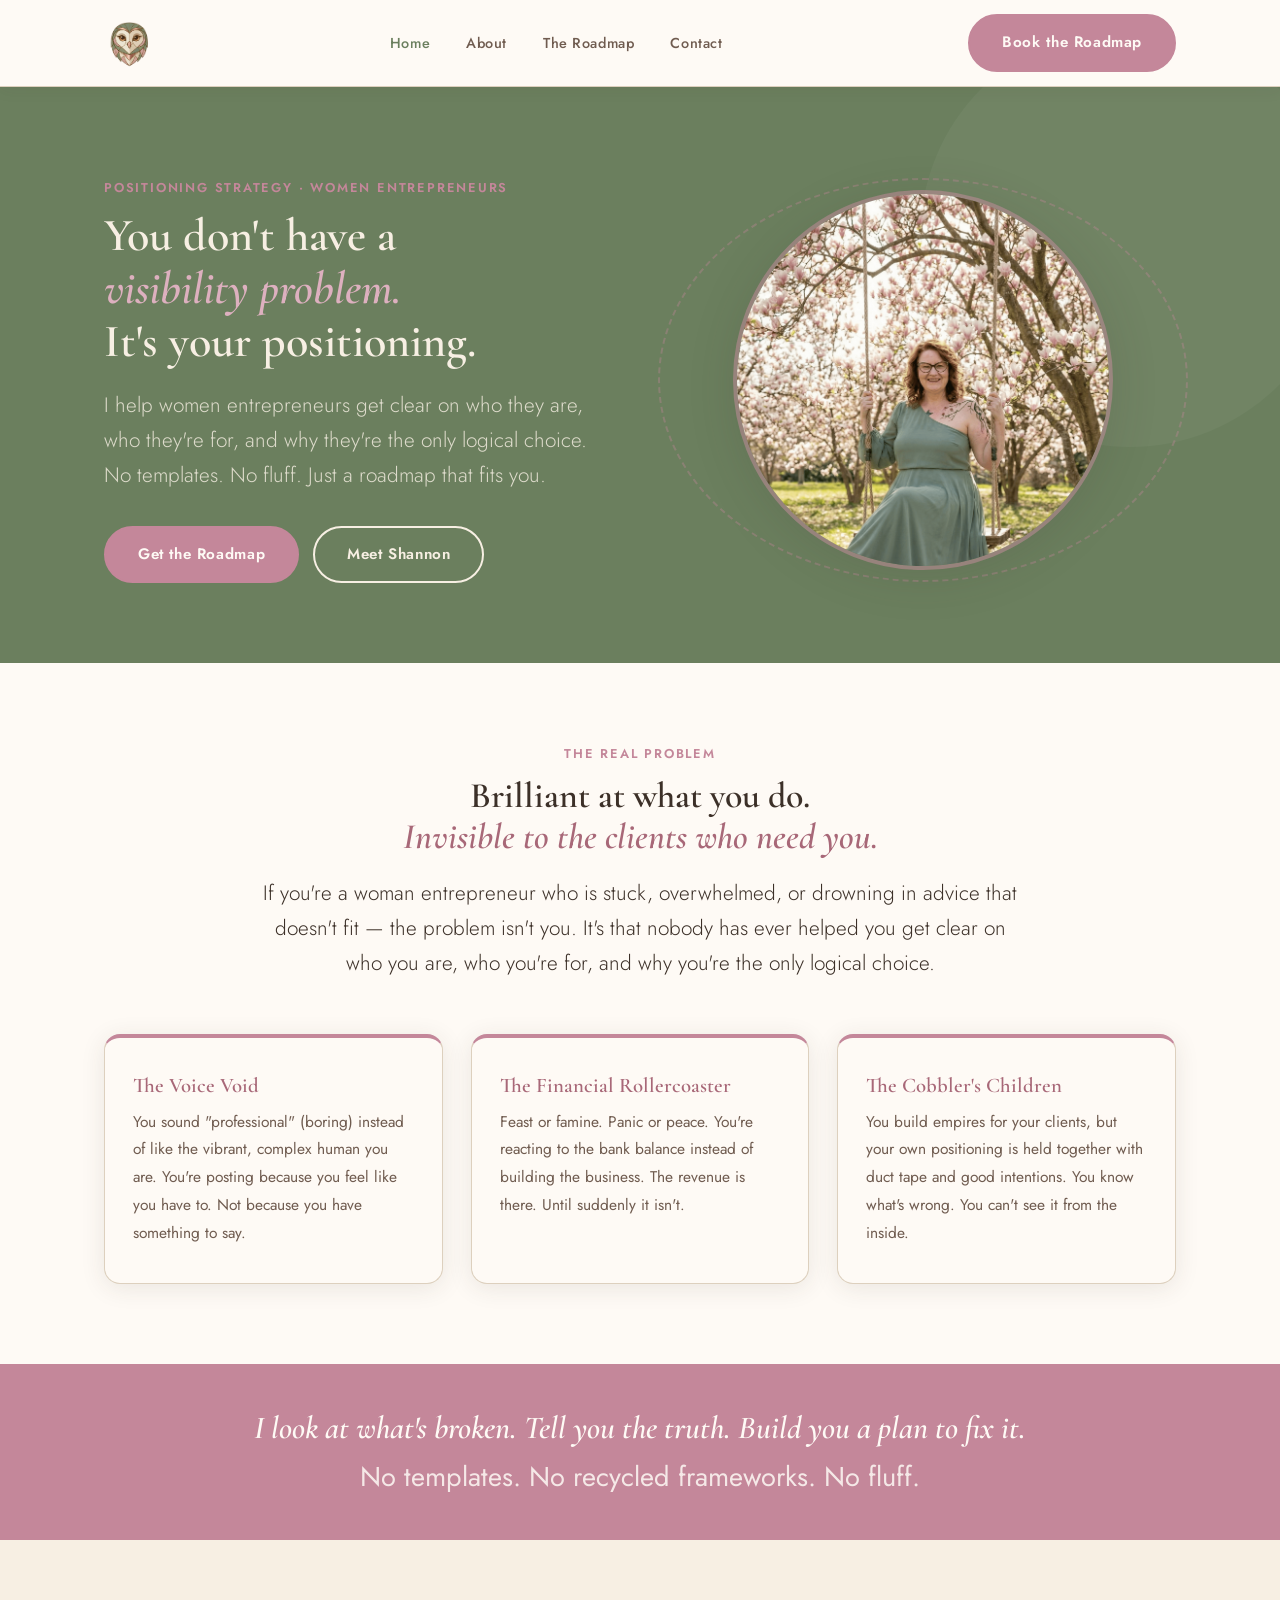
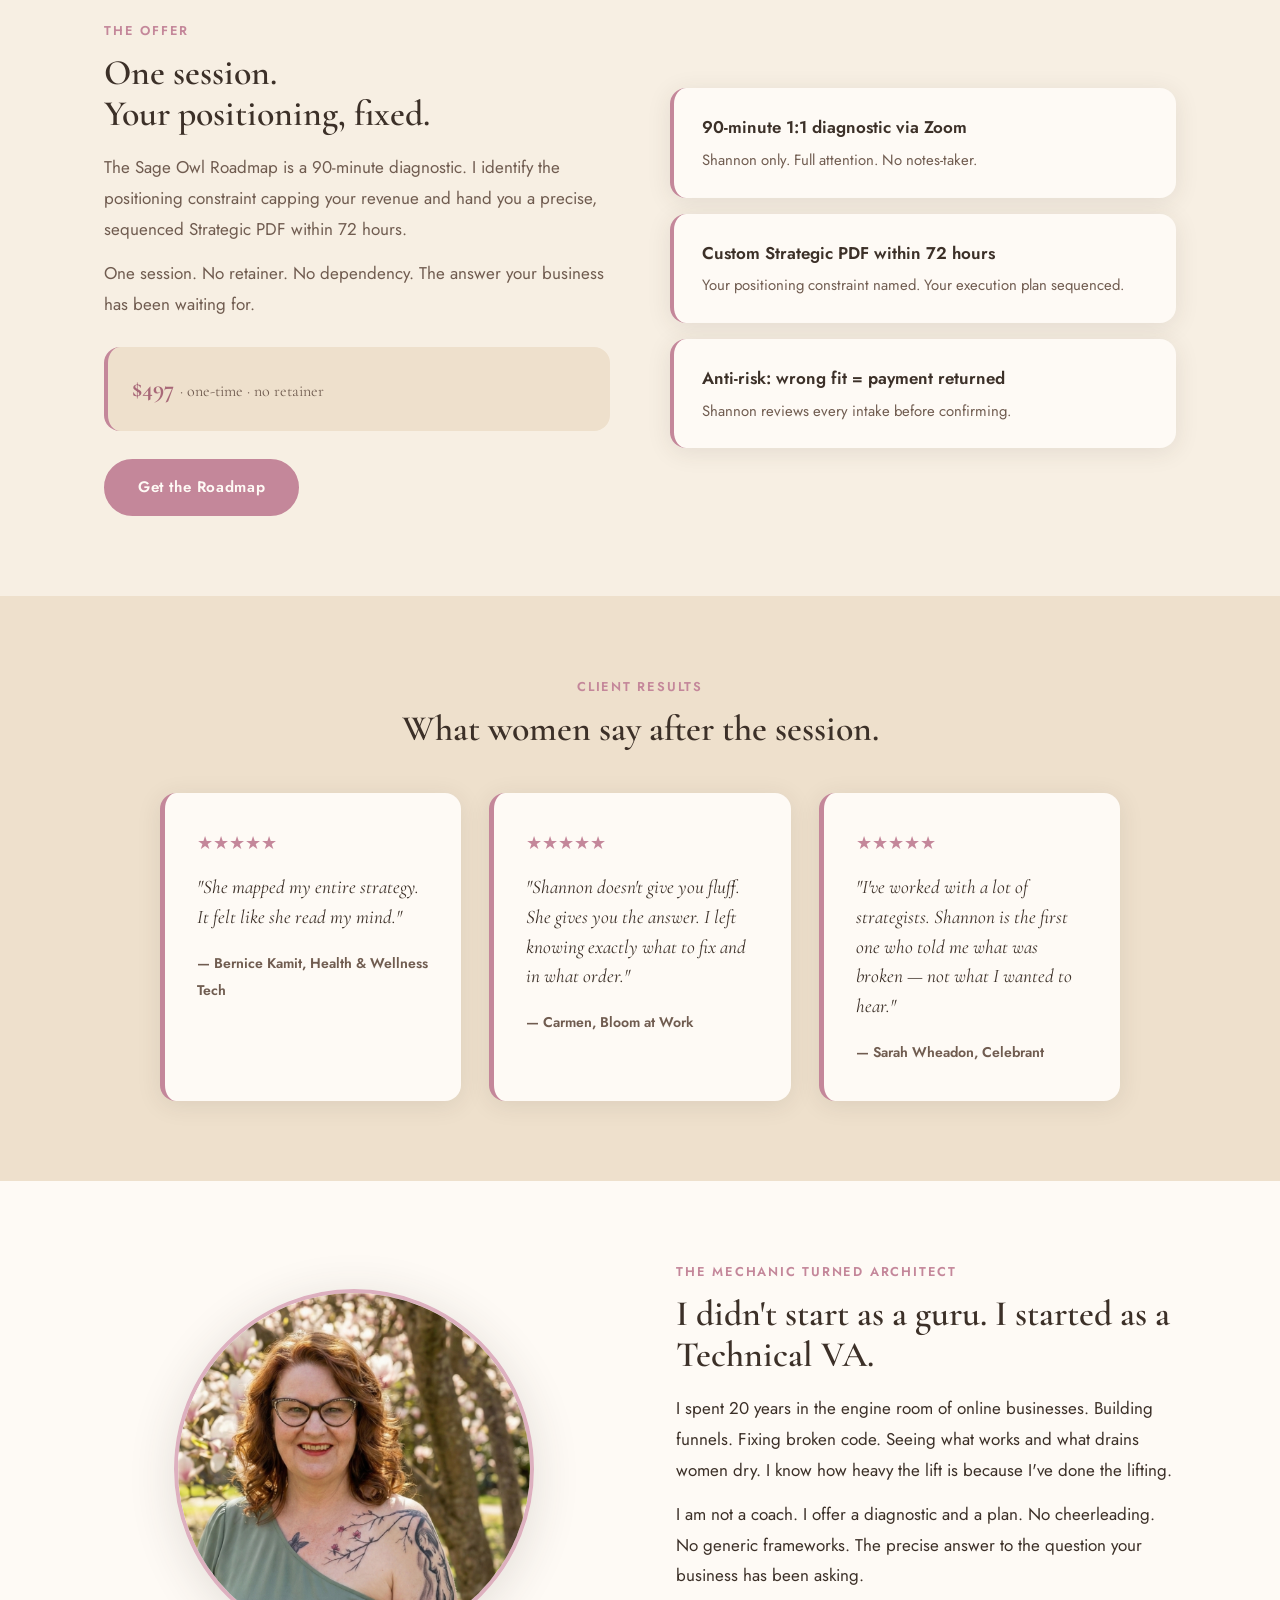
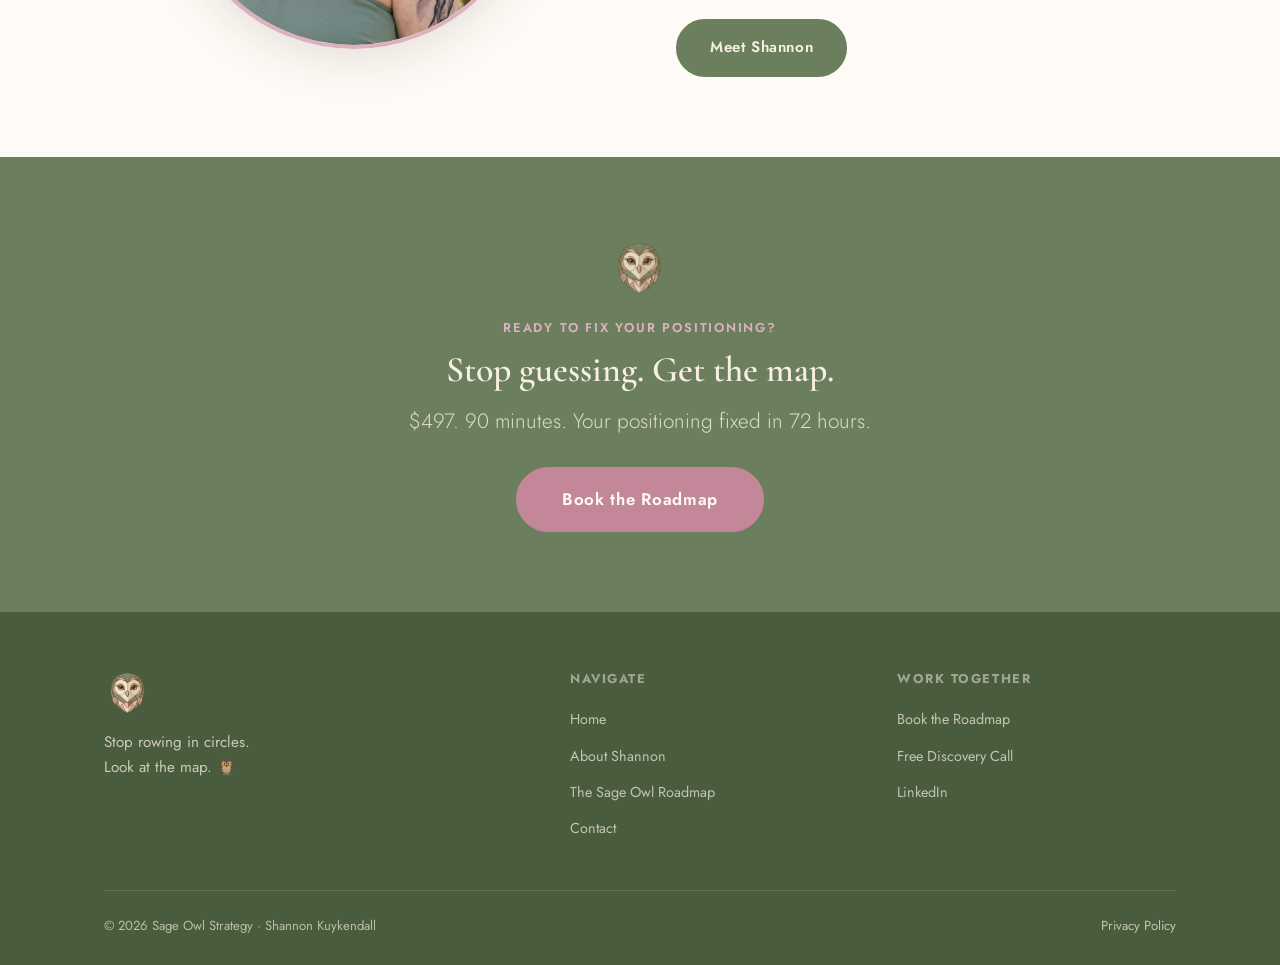
<file: index.html>
<!DOCTYPE html>
<html lang="en">
<head>
  <meta charset="UTF-8" />
  <meta name="viewport" content="width=device-width, initial-scale=1.0" />
  <title>Sage Owl Strategy | Positioning Strategy for Women Entrepreneurs</title>
  <meta name="description" content="You don't have a visibility problem. You have a positioning problem. I help women entrepreneurs get clear on who they are, who they're for, and why they're the only logical choice." />
  <link rel="canonical" href="https://sageowlstrategy.com/" />
  <meta property="og:type" content="website" />
  <meta property="og:url" content="https://sageowlstrategy.com/" />
  <meta property="og:title" content="Sage Owl Strategy | Positioning Strategy for Women Entrepreneurs" />
  <meta property="og:description" content="You don't have a visibility problem. You have a positioning problem." />
  <meta property="og:image" content="https://sageowlstrategy.com/images/shannon-banner.png" />
  <meta name="twitter:card" content="summary_large_image" />
  <script type="application/ld+json">{"@context":"https://schema.org","@type":"ProfessionalService","name":"Sage Owl Strategy","description":"Positioning strategy for women entrepreneurs","url":"https://sageowlstrategy.com","founder":{"@type":"Person","name":"Shannon Kuykendall"},"serviceType":"Business Strategy Consulting"}</script>
  <link rel="icon" type="image/png" href="/images/favicon.png" />
  <link rel="shortcut icon" href="/images/favicon.png" />
  <link rel="apple-touch-icon" href="/images/favicon.png" />
  <link rel="stylesheet" href="styles.css" />
  <script async src="https://www.googletagmanager.com/gtag/js?id=G-QJ9VFE82Z1"></script>
  <script>window.dataLayer=window.dataLayer||[];function gtag(){dataLayer.push(arguments);}gtag('js',new Date());gtag('config','G-QJ9VFE82Z1');</script>
  <style>
    .testimonial-card { background:var(--white);border-radius:var(--radius-lg);padding:36px 32px;box-shadow:var(--shadow);border-left:5px solid var(--rose); }
    .testimonial-card .stars { color:var(--rose);font-size:1.1rem;margin-bottom:14px; }
    .testimonial-card blockquote { font-family:var(--font-display);font-size:1.2rem;font-style:italic;line-height:1.55;color:var(--text);margin-bottom:16px; }
    .testimonial-card cite { font-size:.88rem;font-weight:600;color:var(--text-muted);font-style:normal; }
  </style>
</head>
<body>

  <nav class="nav">
    <div class="nav__inner">
      <a class="nav__logo" href="index.html"><img src="/images/logo.png" alt="Sage Owl Strategy" /></a>
      <button class="nav__hamburger" id="hamburger" aria-label="Toggle menu"><span></span><span></span><span></span></button>
      <ul class="nav__links" id="navLinks">
        <li><a href="index.html" class="active">Home</a></li>
        <li><a href="about.html">About</a></li>
        <li><a href="roadmap.html">The Roadmap</a></li>
        <li><a href="contact.html">Contact</a></li>
      </ul>
      <a href="https://cal.com/inthefeed/sage-owl-roadmap" target="_blank" rel="noopener" class="btn btn--rose nav__cta">Book the Roadmap</a>
    </div>
  </nav>

  <!-- HERO -->
  <section class="hero">
    <div class="hero__inner">
      <div class="hero__text fade-up">
        <span class="eyebrow">Positioning Strategy · Women Entrepreneurs</span>
        <h1>You don't have a<br><em>visibility problem.</em><br>It's your positioning.</h1>
        <p class="lead" style="margin-bottom:32px;">I help women entrepreneurs get clear on who they are, who they're for, and why they're the only logical choice. No templates. No fluff. Just a roadmap that fits you.</p>
        <div class="hero__btns">
          <a href="roadmap.html" class="btn btn--rose">Get the Roadmap</a>
          <a href="about.html" class="btn btn--outline-cream">Meet Shannon</a>
        </div>
      </div>
      <div class="hero__image fade-up fade-up--delay-1">
        <div class="hero__photo-ring"></div>
        <div class="hero__photo-wrap">
          <img src="/images/shannon-swing.png" alt="Shannon Kuykendall — Sage Owl Strategy" />
        </div>
      </div>
    </div>
  </section>

  <!-- PROBLEM -->
  <section class="section section--white">
    <div class="container">
      <div style="text-align:center;max-width:760px;margin:0 auto 8px;">
        <span class="eyebrow">The real problem</span>
        <h2>Brilliant at what you do.<br><em style="color:var(--rose-dark);">Invisible to the clients who need you.</em></h2>
        <p class="lead" style="margin-top:18px;">If you're a woman entrepreneur who is stuck, overwhelmed, or drowning in advice that doesn't fit — the problem isn't you. It's that nobody has ever helped you get clear on who you are, who you're for, and why you're the only logical choice.</p>
      </div>
      <div class="pain-cards">
        <div class="pain-card">
          <h4>The Voice Void</h4>
          <p>You sound "professional" (boring) instead of like the vibrant, complex human you are. You're posting because you feel like you have to. Not because you have something to say.</p>
        </div>
        <div class="pain-card">
          <h4>The Financial Rollercoaster</h4>
          <p>Feast or famine. Panic or peace. You're reacting to the bank balance instead of building the business. The revenue is there. Until suddenly it isn't.</p>
        </div>
        <div class="pain-card">
          <h4>The Cobbler's Children</h4>
          <p>You build empires for your clients, but your own positioning is held together with duct tape and good intentions. You know what's wrong. You can't see it from the inside.</p>
        </div>
      </div>
    </div>
  </section>

  <!-- QUOTE STRIP -->
  <div class="quote-strip">
    <p>I look at what's broken. Tell you the truth. Build you a plan to fix it.<br><span style="font-size:.85em;font-style:normal;font-family:var(--font-body);font-weight:400;opacity:.85;">No templates. No recycled frameworks. No fluff.</span></p>
  </div>

  <!-- THE ROADMAP OFFER -->
  <section class="section">
    <div class="container">
      <div style="display:grid;grid-template-columns:1fr 1fr;gap:60px;align-items:center;">
        <div>
          <span class="eyebrow">The offer</span>
          <h2>One session.<br>Your positioning, fixed.</h2>
          <p style="margin-top:18px;color:var(--text-muted);">The Sage Owl Roadmap is a 90-minute diagnostic. I identify the positioning constraint capping your revenue and hand you a precise, sequenced Strategic PDF within 72 hours.</p>
          <p style="margin-top:14px;color:var(--text-muted);">One session. No retainer. No dependency. The answer your business has been waiting for.</p>
          <div style="margin-top:28px;padding:20px 24px;background:var(--cream-mid);border-radius:var(--radius-lg);border-left:4px solid var(--rose);">
            <p style="font-size:1.5rem;font-family:var(--font-display);font-weight:700;color:var(--rose-dark);">$497 <span style="font-size:1rem;font-weight:400;color:var(--text-muted);">· one-time · no retainer</span></p>
          </div>
          <a href="roadmap.html" class="btn btn--rose" style="margin-top:28px;display:inline-block;">Get the Roadmap</a>
        </div>
        <div style="display:grid;gap:16px;">
          <div style="padding:24px 28px;background:var(--white);border-radius:var(--radius-lg);box-shadow:var(--shadow);border-left:4px solid var(--rose);">
            <p style="font-weight:600;color:var(--text);margin-bottom:4px;">90-minute 1:1 diagnostic via Zoom</p>
            <p style="font-size:.93rem;color:var(--text-muted);">Shannon only. Full attention. No notes-taker.</p>
          </div>
          <div style="padding:24px 28px;background:var(--white);border-radius:var(--radius-lg);box-shadow:var(--shadow);border-left:4px solid var(--rose);">
            <p style="font-weight:600;color:var(--text);margin-bottom:4px;">Custom Strategic PDF within 72 hours</p>
            <p style="font-size:.93rem;color:var(--text-muted);">Your positioning constraint named. Your execution plan sequenced.</p>
          </div>
          <div style="padding:24px 28px;background:var(--white);border-radius:var(--radius-lg);box-shadow:var(--shadow);border-left:4px solid var(--rose);">
            <p style="font-weight:600;color:var(--text);margin-bottom:4px;">Anti-risk: wrong fit = payment returned</p>
            <p style="font-size:.93rem;color:var(--text-muted);">Shannon reviews every intake before confirming.</p>
          </div>
        </div>
      </div>
    </div>
  </section>

  <!-- TESTIMONIALS -->
  <section class="section section--cream-dark">
    <div class="container">
      <div style="text-align:center;margin-bottom:44px;">
        <span class="eyebrow">Client Results</span>
        <h2>What women say after the session.</h2>
      </div>
      <div style="display:grid;grid-template-columns:repeat(auto-fit,minmax(280px,1fr));gap:28px;max-width:960px;margin:0 auto;">
        <div class="testimonial-card">
          <div class="stars">★★★★★</div>
          <blockquote>"She mapped my entire strategy. It felt like she read my mind."</blockquote>
          <cite>— Bernice Kamit, Health &amp; Wellness Tech</cite>
        </div>
        <div class="testimonial-card">
          <div class="stars">★★★★★</div>
          <blockquote>"Shannon doesn't give you fluff. She gives you the answer. I left knowing exactly what to fix and in what order."</blockquote>
          <cite>— Carmen, Bloom at Work</cite>
        </div>
        <div class="testimonial-card">
          <div class="stars">★★★★★</div>
          <blockquote>"I've worked with a lot of strategists. Shannon is the first one who told me what was broken — not what I wanted to hear."</blockquote>
          <cite>— Sarah Wheadon, Celebrant</cite>
        </div>
      </div>
    </div>
  </section>

  <!-- ABOUT STRIP -->
  <section class="section section--white">
    <div class="container">
      <div class="about-split">
        <div class="about-split__image about-split__image--circle">
          <img src="/images/shannon-headshot.png" alt="Shannon Kuykendall, Business Strategist" />
        </div>
        <div class="about-split__text">
          <span class="eyebrow">The Mechanic Turned Architect</span>
          <h2>I didn't start as a guru. I started as a Technical VA.</h2>
          <p style="margin-top:18px;">I spent 20 years in the engine room of online businesses. Building funnels. Fixing broken code. Seeing what works and what drains women dry. I know how heavy the lift is because I've done the lifting.</p>
          <p style="margin-top:14px;">I am not a coach. I offer a diagnostic and a plan. No cheerleading. No generic frameworks. The precise answer to the question your business has been asking.</p>
          <a href="about.html" class="btn btn--sage" style="margin-top:28px;">Meet Shannon</a>
        </div>
      </div>
    </div>
  </section>

  <!-- FINAL CTA -->
  <section class="section section--sage" style="text-align:center;">
    <div class="container" style="max-width:640px;">
      <img src="/images/logo.png" alt="Sage Owl" style="width:60px;margin:0 auto 20px;opacity:.9;" />
      <span class="eyebrow">Ready to fix your positioning?</span>
      <h2 style="color:var(--cream);">Stop guessing. Get the map.</h2>
      <p class="lead" style="color:rgba(247,239,227,.82);margin-top:14px;">$497. 90 minutes. Your positioning fixed in 72 hours.</p>
      <a href="https://cal.com/inthefeed/sage-owl-roadmap" target="_blank" rel="noopener" class="btn btn--rose" style="margin-top:28px;font-size:1.05rem;padding:16px 44px;">Book the Roadmap</a>
    </div>
  </section>

  <footer class="footer">
    <div class="footer__inner">
      <div class="footer__top">
        <div>
          <div class="footer__logo"><img src="/images/logo.png" alt="Sage Owl Strategy" /></div>
          <p class="footer__tagline">Stop rowing in circles.<br>Look at the map. 🦉</p>
        </div>
        <div>
          <h5>Navigate</h5>
          <ul class="footer__links">
            <li><a href="index.html">Home</a></li>
            <li><a href="about.html">About Shannon</a></li>
            <li><a href="roadmap.html">The Sage Owl Roadmap</a></li>
            <li><a href="contact.html">Contact</a></li>
          </ul>
        </div>
        <div>
          <h5>Work Together</h5>
          <ul class="footer__links">
            <li><a href="https://cal.com/inthefeed/sage-owl-roadmap" target="_blank" rel="noopener">Book the Roadmap</a></li>
            <li><a href="https://cal.com/inthefeed/sos" target="_blank" rel="noopener">Free Discovery Call</a></li>
            <li><a href="https://www.linkedin.com/in/shannontkuykendall" target="_blank" rel="noopener">LinkedIn</a></li>
          </ul>
        </div>
      </div>
      <div class="footer__bottom">
        <span>© 2026 Sage Owl Strategy · Shannon Kuykendall</span>
        <span><a href="#">Privacy Policy</a></span>
      </div>
    </div>
    <script>function loadScript(a){var b=document.getElementsByTagName("head")[0],c=document.createElement("script");c.type="text/javascript",c.src="https://tracker.metricool.com/resources/be.js",c.onreadystatechange=a,c.onload=a,b.appendChild(c)}loadScript(function(){beTracker.t({hash:"88455718a334547a1f59ac9b199677e5"})});</script>
  </footer>

  <script>document.getElementById('hamburger').addEventListener('click',function(){document.getElementById('navLinks').classList.toggle('open');});</script>
</body>
</html>
</file>
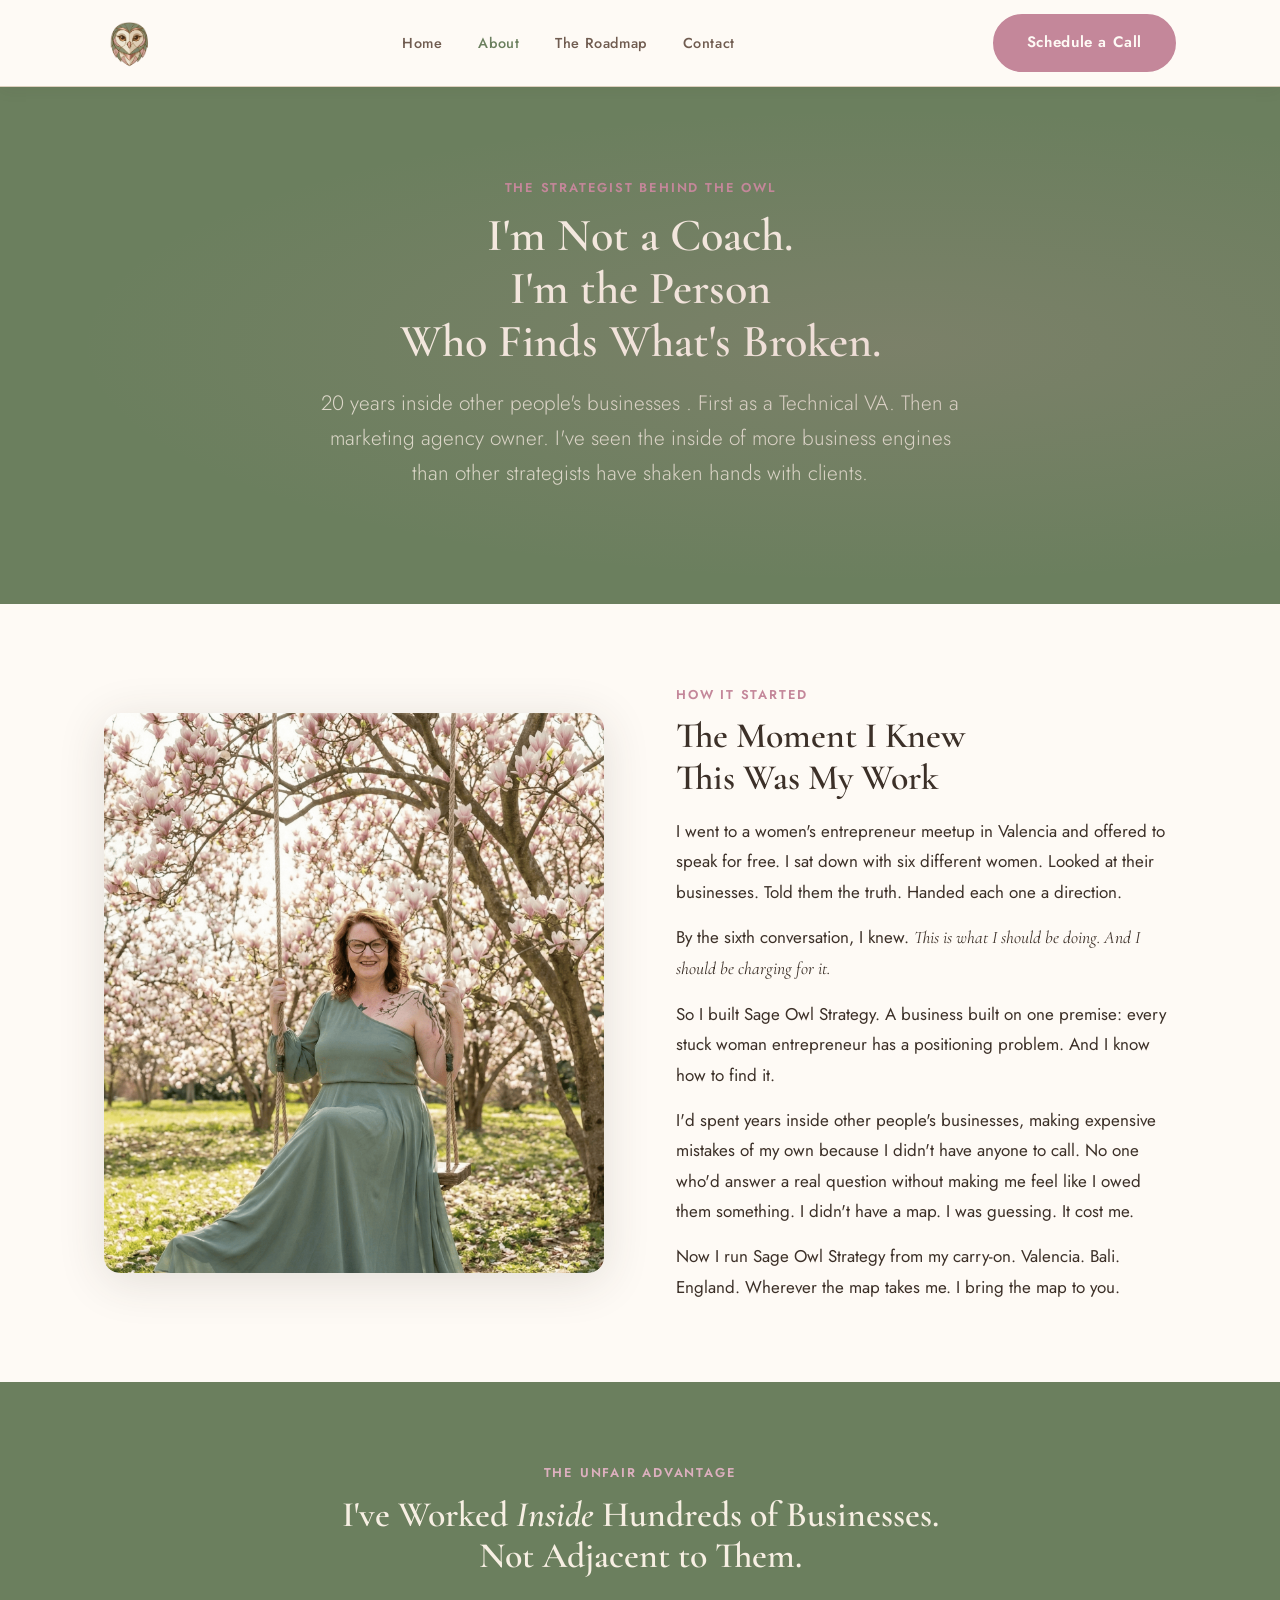
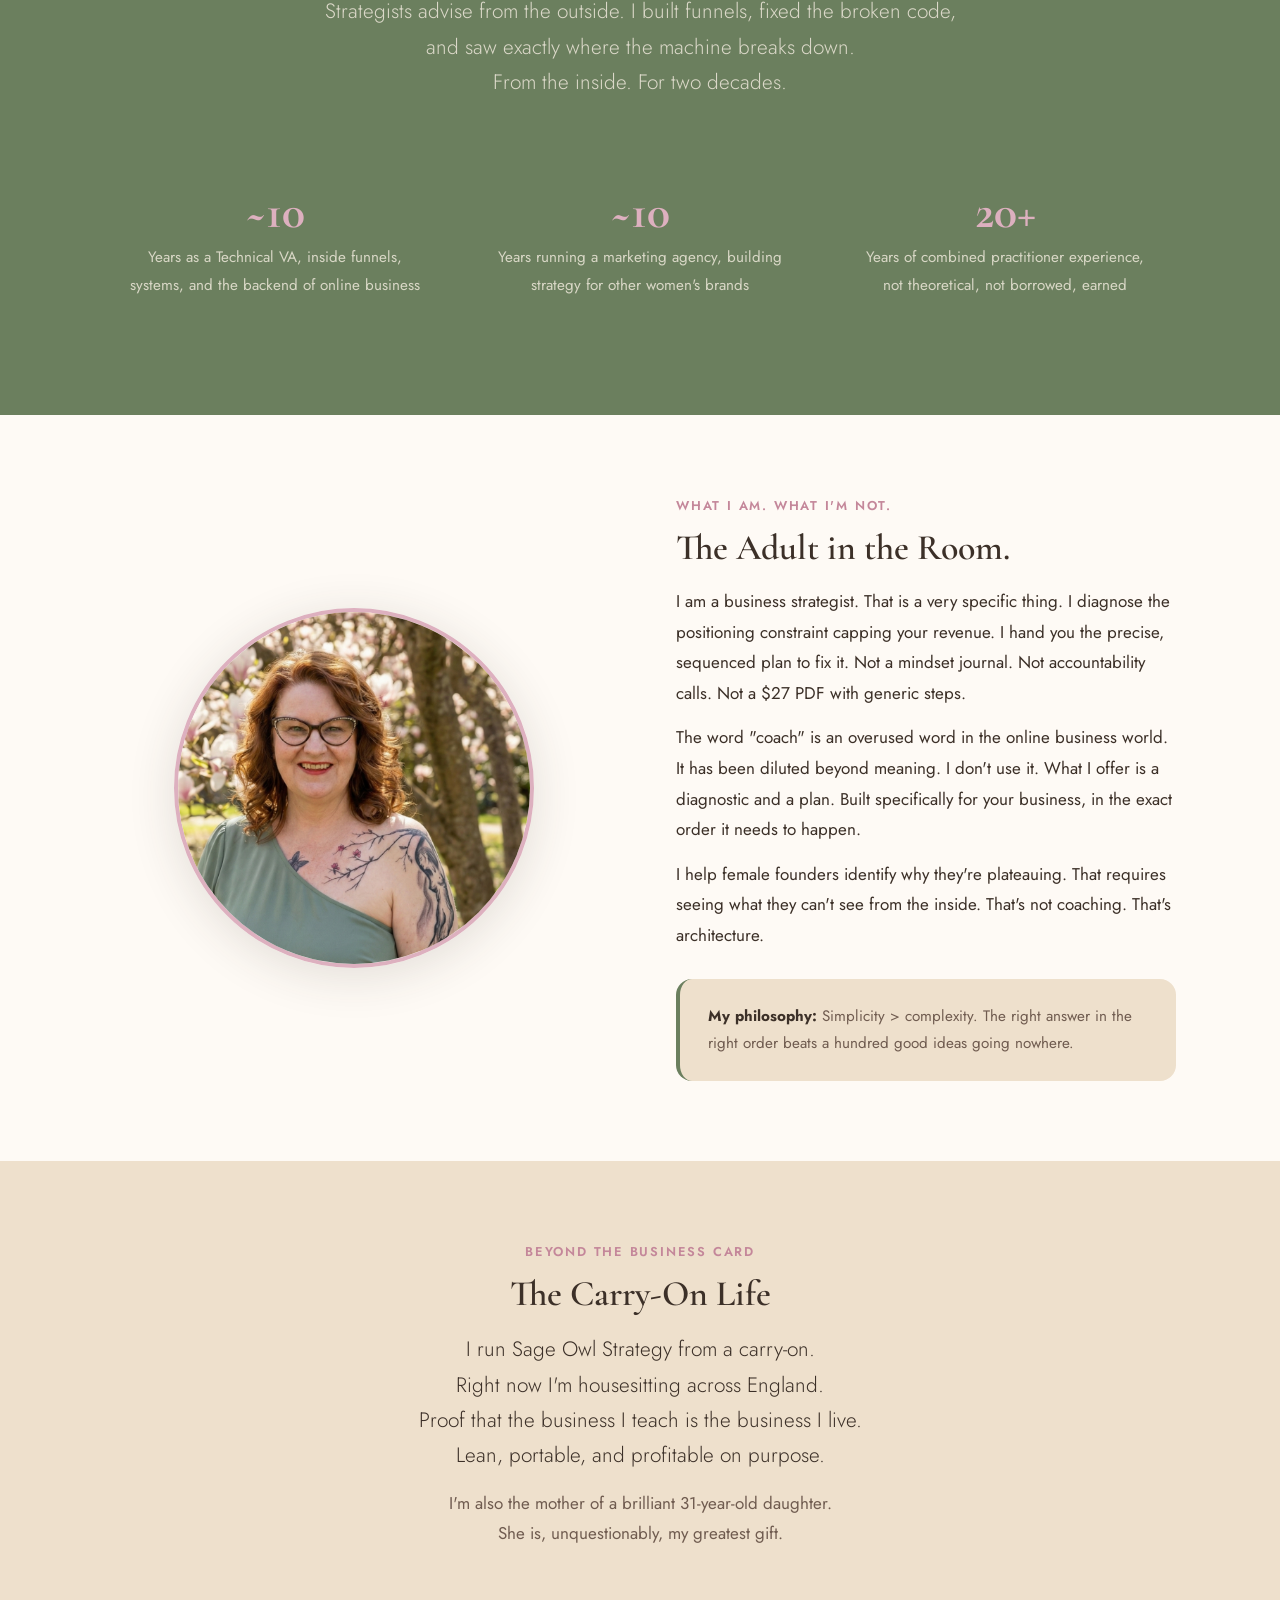
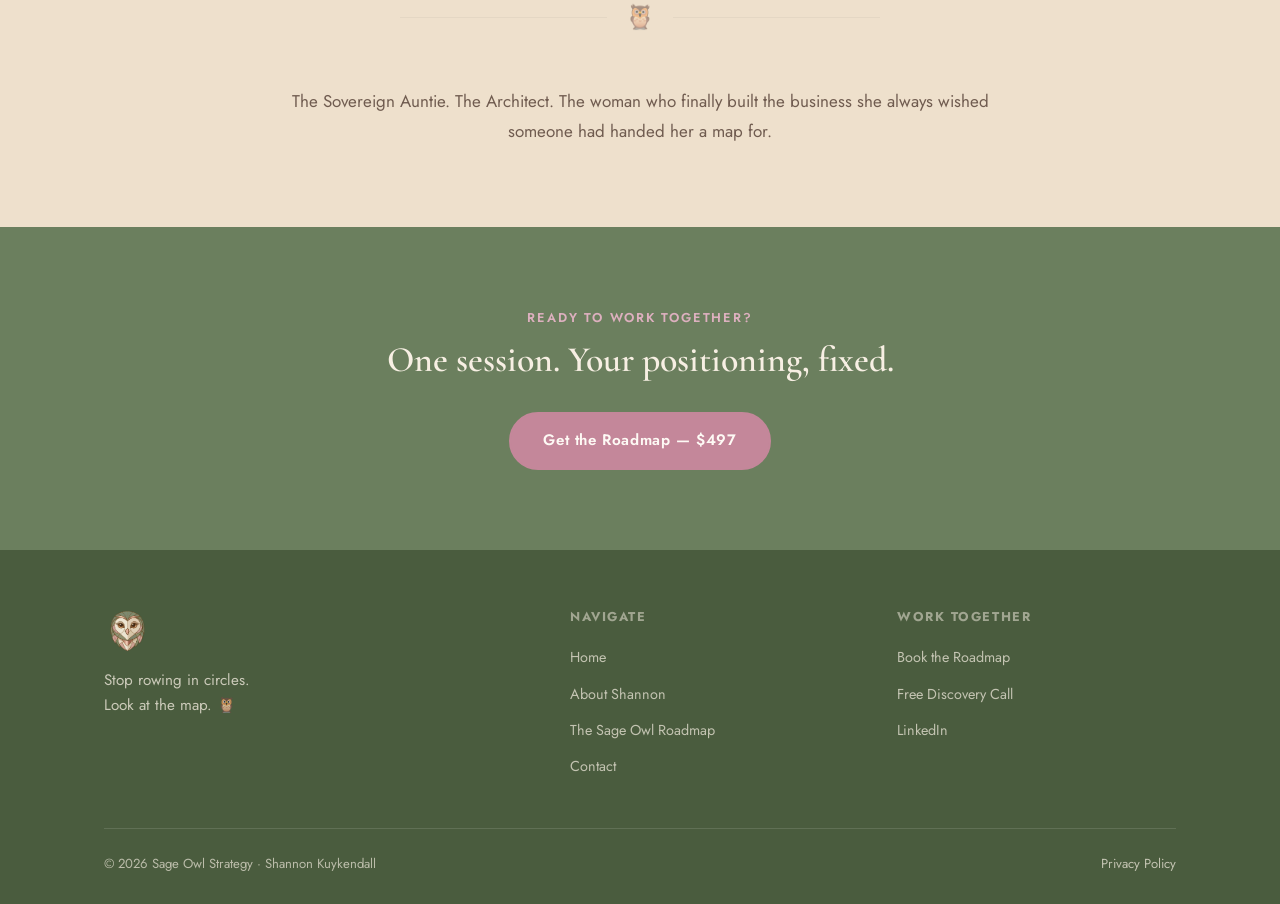
<file: about.html>
<!DOCTYPE html>
<html lang="en">
<head>
  <meta charset="UTF-8" />
  <meta name="viewport" content="width=device-width, initial-scale=1.0" />

  <!-- SEO -->
  <title>About Shannon Kuykendall | Sage Owl Strategy</title>
  <!-- Google Analytics 4 -->
  <script async src="https://www.googletagmanager.com/gtag/js?id=G-QJ9VFE82Z1"></script>
  <script>window.dataLayer=window.dataLayer||[];function gtag(){dataLayer.push(arguments);}gtag("js",new Date());gtag("config","G-QJ9VFE82Z1");</script>
  <meta name="description" content="20 years inside other people's businesses. Technical VA, marketing agency owner, and now the person who finds what's broken. I'm not a coach — I'm a business strategist." />
  <link rel="canonical" href="https://sageowlstrategy.com/about.html" />

  <!-- Open Graph -->
  <meta property="og:type" content="website" />
  <meta property="og:url" content="https://sageowlstrategy.com/about.html" />
  <meta property="og:title" content="About Shannon Kuykendall | Sage Owl Strategy" />
  <meta property="og:description" content="20 years inside other people's businesses. Technical VA, agency owner, and business strategist for women founders." />
  <meta property="og:image" content="https://sageowlstrategy.com/images/shannon-headshot.png" />

  <link rel="icon" type="image/png" href="/images/favicon.png" />
  <link rel="shortcut icon" href="/images/favicon.png" />
  <link rel="apple-touch-icon" href="/images/favicon.png" />
  <link rel="stylesheet" href="styles.css" />

  <!-- Google Analytics 4 — paste your ID -->
  


  <!-- Metricool -->

</head>

<body>

  <!-- NAV -->
  <nav class="nav">
    <div class="nav__inner">
      <a class="nav__logo" href="index.html">
        <img src="/images/logo.png" alt="Sage Owl Strategy" />
      </a>
      <button class="nav__hamburger" id="hamburger" aria-label="Toggle menu">
        <span></span><span></span><span></span>
      </button>
      <ul class="nav__links" id="navLinks">
        <li><a href="index.html">Home</a></li>
        <li><a href="about.html" class="active">About</a></li>
        <li><a href="roadmap.html">The Roadmap</a></li>
        <li><a href="contact.html">Contact</a></li>
      </ul>
      <a href="contact.html" class="btn btn--rose nav__cta">Schedule a Call</a>
    </div>
  </nav>

  <!-- PAGE HERO -->
  <section class="page-hero">
    <span class="eyebrow">The Strategist Behind the Owl</span>
    <h1>I'm Not a Coach.<br>I'm the Person<br>Who Finds What's Broken.</h1>
    <p class="lead">20 years inside other people's businesses . First as a Technical VA. Then a marketing agency owner. I've seen the inside of more business engines than other strategists have shaken hands with clients.</p>
  </section>

  <!-- ORIGIN STORY -->
  <section class="section section--white">
    <div class="container">
      <div class="about-split">
        <div class="about-split__image">
          <img src="/images/shannon-swing.png" alt="Shannon Kuykendall" style="border-radius:16px;max-height:560px;object-fit:cover;object-position:top;" />
        </div>
        <div class="about-split__text">
          <span class="eyebrow">How it started</span>
          <h2>The Moment I Knew<br>This Was My Work</h2>
          <p style="margin-top:18px;">I went to a women's entrepreneur meetup in Valencia and offered to speak for free. I sat down with six different women. Looked at their businesses. Told them the truth. Handed each one a direction.</p>
          <p style="margin-top:14px;">By the sixth conversation, I knew. <em style="font-family:var(--font-display);font-size:1.1rem;">This is what I should be doing. And I should be charging for it.</em></p>
          <p style="margin-top:14px;">So I built Sage Owl Strategy. A business built on one premise: every stuck woman entrepreneur has a positioning problem. And I know how to find it.</p>
          <p style="margin-top:14px;">I'd spent years inside other people's businesses, making expensive mistakes of my own because I didn't have anyone to call. No one who'd answer a real question without making me feel like I owed them something. I didn't have a map. I was guessing. It cost me.</p>
          <p style="margin-top:14px;">Now I run Sage Owl Strategy from my carry-on. Valencia. Bali. England. Wherever the map takes me. I bring the map to you.</p>
        </div>
      </div>
    </div>
  </section>

  <!-- CREDENTIALS -->
  <section class="section section--sage">
    <div class="container">
      <div style="text-align:center;">
        <span class="eyebrow">The Unfair Advantage</span>
        <h2 style="color:var(--cream);">I've Worked <em>Inside</em> Hundreds of Businesses.<br>Not Adjacent to Them.</h2>
        <p class="lead" style="color:rgba(247,239,227,.8);max-width:640px;margin:18px auto 0;">Strategists advise from the outside. I built funnels, fixed the broken code, and saw exactly where the machine breaks down.<br>From the inside. For two decades.</p>
      </div>
      <div class="creds-grid" style="margin-top:52px;">
        <div class="cred-item">
          <span class="num" style="color:var(--rose-light);">~10</span>
          <p style="color:rgba(247,239,227,.78);">Years as a Technical VA, inside funnels, systems, and the backend of online business</p>
        </div>
        <div class="cred-item">
          <span class="num" style="color:var(--rose-light);">~10</span>
          <p style="color:rgba(247,239,227,.78);">Years running a marketing agency, building strategy for other women's brands</p>
        </div>
        <div class="cred-item">
          <span class="num" style="color:var(--rose-light);">20+</span>
          <p style="color:rgba(247,239,227,.78);">Years of combined practitioner experience, not theoretical, not borrowed, earned</p>
        </div>
      </div>
    </div>
  </section>

  <!-- WHAT SHE IS NOT + PHILOSOPHY -->
  <section class="section section--white">
    <div class="container">
      <div class="about-split about-split--reverse">
        <div class="about-split__text">
          <span class="eyebrow">What I Am. What I'm Not.</span>
          <h2>The Adult in the Room.</h2>
          <p style="margin-top:18px;">I am a business strategist. That is a very specific thing. I diagnose the positioning constraint capping your revenue. I hand you the precise, sequenced plan to fix it. Not a mindset journal. Not accountability calls. Not a $27 PDF with generic steps.</p>
          <p style="margin-top:14px;">The word "coach" is an overused word in the online business world. It has been diluted beyond meaning. I don't use it. What I offer is a diagnostic and a plan. Built specifically for your business, in the exact order it needs to happen.</p>
          <p style="margin-top:14px;">I help female founders identify why they're plateauing. That requires seeing what they can't see from the inside. That's not coaching. That's architecture.</p>
          <div style="margin-top:28px;padding:24px 28px;background:var(--cream-mid);border-radius:var(--radius-lg);border-left:4px solid var(--sage);">
            <p style="font-size:.95rem;color:var(--text-muted);"><strong style="color:var(--text);">My philosophy:</strong> Simplicity &gt; complexity. The right answer in the right order beats a hundred good ideas going nowhere.</p>
          </div>
        </div>
        <div class="about-split__image about-split__image--circle">
          <img src="/images/shannon-headshot.png" alt="Shannon Kuykendall" />
        </div>
      </div>
    </div>
  </section>

  <!-- PERSONAL / HUMAN SECTION -->
  <section class="section section--cream-dark">
    <div class="container" style="max-width:760px;text-align:center;">
      <span class="eyebrow">Beyond the business card</span>
      <h2>The Carry-On Life</h2>
      <p class="lead" style="margin-top:18px;">I run Sage Owl Strategy from a carry-on.<br>Right now I'm housesitting across England.<br>Proof that the business I teach is the business I live.<br>Lean, portable, and profitable on purpose.</p>
      <p style="margin-top:14px;color:var(--text-muted);">I'm also the mother of a brilliant 31-year-old daughter.<br>She is, unquestionably, my greatest gift.</p>
      <div class="owl-divider"><span>🦉</span></div>
      <p style="color:var(--text-muted);">The Sovereign Auntie. The Architect. The woman who finally built the business she always wished someone had handed her a map for.</p>
    </div>
  </section>

  <!-- CTA -->
  <section class="section section--sage" style="text-align:center;">
    <div class="container" style="max-width:640px;">
      <span class="eyebrow">Ready to work together?</span>
      <h2 style="color:var(--cream);">One session. Your positioning, fixed.</h2>
      <div style="display:flex;gap:16px;justify-content:center;flex-wrap:wrap;margin-top:32px;">
        <a href="roadmap.html" class="btn btn--rose">Get the Roadmap — $497</a>
      </div>
    </div>
  </section>

  <!-- FOOTER -->
  <footer class="footer">
    <div class="footer__inner">
      <div class="footer__top">
        <div>
          <div class="footer__logo"><img src="/images/logo.png" alt="Sage Owl Strategy" /></div>
          <p class="footer__tagline">Stop rowing in circles.<br>Look at the map. 🦉</p>
        </div>
        <div>
          <h5>Navigate</h5>
          <ul class="footer__links">
            <li><a href="index.html">Home</a></li>
            <li><a href="about.html">About Shannon</a></li>
            <li><a href="roadmap.html">The Sage Owl Roadmap</a></li>
            <li><a href="contact.html">Contact</a></li>
          </ul>
        </div>
        <div>
          <h5>Work Together</h5>
          <ul class="footer__links">
            <li><a href="https://cal.com/inthefeed/sage-owl-roadmap" target="_blank" rel="noopener">Book the Roadmap</a></li>
            <li><a href="https://cal.com/inthefeed/sos" target="_blank" rel="noopener">Free Discovery Call</a></li>
            <li><a href="https://www.linkedin.com/in/shannontkuykendall" target="_blank" rel="noopener">LinkedIn</a></li>
          </ul>
        </div>
      </div>
      <div class="footer__bottom">
        <span>© 2026 Sage Owl Strategy · Shannon Kuykendall</span>
        <span><a href="#">Privacy Policy</a></span>
      </div>
    </div>
  </footer>

  <script>
    document.getElementById('hamburger').addEventListener('click', function() {
      document.getElementById('navLinks').classList.toggle('open');
    });
  </script>
</body>
</html>
</file>
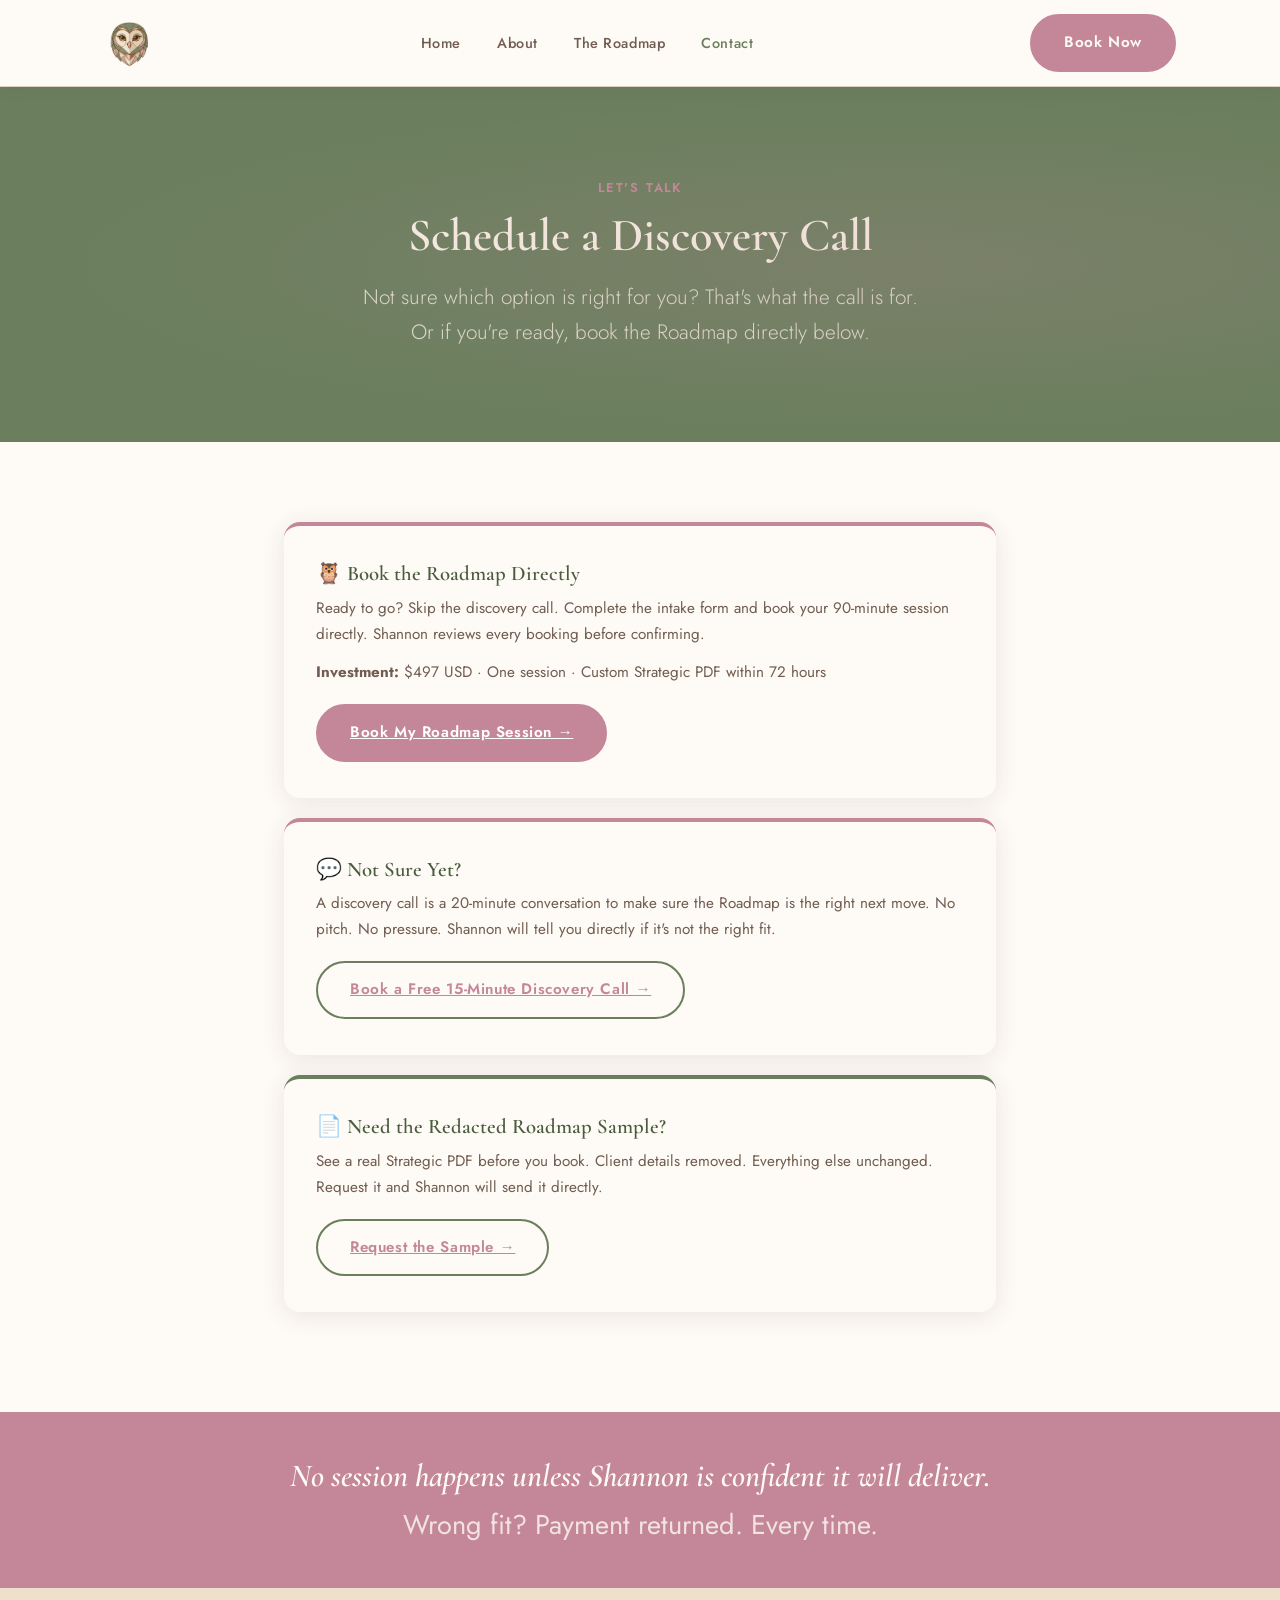
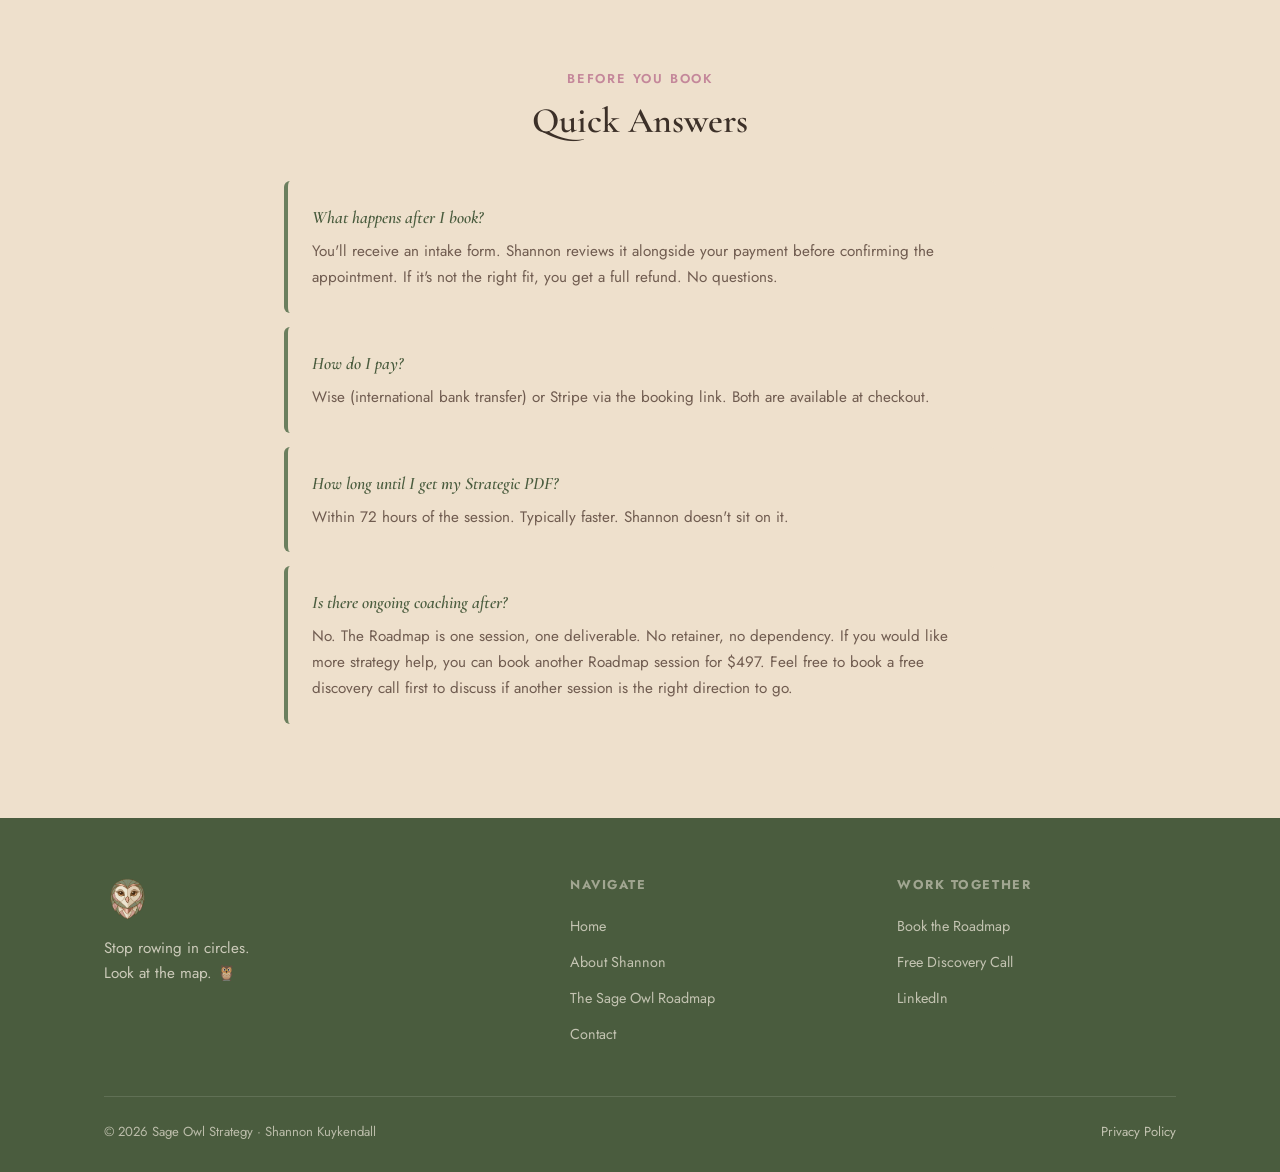
<file: contact.html>
<!DOCTYPE html>
<html lang="en">
<head>
  <meta charset="UTF-8" />
  <meta name="viewport" content="width=device-width, initial-scale=1.0" />

  <!-- SEO -->
  <title>Schedule a Discovery Call | Sage Owl Strategy</title>
  <!-- Google Analytics 4 -->
  <script async src="https://www.googletagmanager.com/gtag/js?id=G-QJ9VFE82Z1"></script>
  <script>window.dataLayer=window.dataLayer||[];function gtag(){dataLayer.push(arguments);}gtag("js",new Date());gtag("config","G-QJ9VFE82Z1");</script>
  <meta name="description" content="Ready to get your map? Book a discovery call with Shannon Kuykendall, Sage Owl Strategy. Or reach out with a question before you commit." />
  <link rel="canonical" href="https://sageowlstrategy.com/contact.html" />

  <!-- Open Graph -->
  <meta property="og:type" content="website" />
  <meta property="og:url" content="https://sageowlstrategy.com/contact.html" />
  <meta property="og:title" content="Schedule a Discovery Call | Sage Owl Strategy" />
  <meta property="og:description" content="Book a discovery call with Shannon or reach out with a question. One session. Your map." />
  <meta property="og:image" content="https://sageowlstrategy.com/images/shannon-banner.png" />

  <link rel="icon" type="image/png" href="/images/favicon.png" />
  <link rel="shortcut icon" href="/images/favicon.png" />
  <link rel="apple-touch-icon" href="/images/favicon.png" />
  <link rel="stylesheet" href="styles.css" />

  
  


  <!-- Metricool -->


  <style>
    /* Cal.com embed */
    .cal-embed-container {
      background: var(--white);
      border-radius: var(--radius-lg);
      box-shadow: var(--shadow-lg);
      overflow: hidden;
      min-height: 600px;
      border: 1px solid var(--border);
    }
    .cal-embed-container iframe {
      width: 100%;
      height: 700px;
      border: none;
      display: block;
    }
    .contact-card {
      background: var(--white);
      border-radius: var(--radius-lg);
      padding: 36px 32px;
      box-shadow: var(--shadow);
      border-top: 4px solid var(--rose);
      margin-bottom: 20px;
    }
    .contact-card h4 { font-family: var(--font-display); font-size: 1.3rem; color: var(--sage-dark); margin-bottom: 10px; }
    .contact-card p { font-size: .95rem; color: var(--text-muted); line-height: 1.7; }
    .contact-card a { color: var(--rose); text-decoration: underline; }
  </style>
</head>

<body>

  <!-- NAV -->
  <nav class="nav">
    <div class="nav__inner">
      <a class="nav__logo" href="index.html">
        <img src="/images/logo.png" alt="Sage Owl Strategy" />
      </a>
      <button class="nav__hamburger" id="hamburger" aria-label="Toggle menu">
        <span></span><span></span><span></span>
      </button>
      <ul class="nav__links" id="navLinks">
        <li><a href="index.html">Home</a></li>
        <li><a href="about.html">About</a></li>
        <li><a href="roadmap.html">The Roadmap</a></li>
        <li><a href="contact.html" class="active">Contact</a></li>
      </ul>
      <a href="https://cal.com/inthefeed/sage-owl-roadmap" target="_blank" rel="noopener" class="btn btn--rose nav__cta">Book Now</a>
    </div>
  </nav>

  <!-- PAGE HERO -->
  <section class="page-hero" style="padding-bottom:60px;">
    <span class="eyebrow">Let's Talk</span>
    <h1>Schedule a Discovery Call</h1>
    <p class="lead">Not sure which option is right for you? That's what the call is for.<br>Or if you're ready, book the Roadmap directly below.</p>
  </section>

  <!-- BOOKING SECTION -->
  <section class="section section--white">
    <div class="container" style="max-width:760px;">

      <div class="contact-card">
        <h4>🦉 Book the Roadmap Directly</h4>
        <p>Ready to go? Skip the discovery call. Complete the intake form and book your 90-minute session directly. Shannon reviews every booking before confirming.</p>
        <p style="margin-top:12px;"><strong>Investment:</strong> $497 USD · One session · Custom Strategic PDF within 72 hours</p>
        <a href="https://cal.com/inthefeed/sage-owl-roadmap" target="_blank" rel="noopener" class="btn btn--rose" style="display:inline-block;margin-top:18px;color:#fff;">Book My Roadmap Session →</a>
      </div>

      <div class="contact-card" style="margin-top:20px;">
        <h4>💬 Not Sure Yet?</h4>
        <p>A discovery call is a 20-minute conversation to make sure the Roadmap is the right next move. No pitch. No pressure. Shannon will tell you directly if it's not the right fit.</p>
        <a href="https://cal.com/inthefeed/sos" target="_blank" rel="noopener" class="btn btn--outline-sage" style="display:inline-block;margin-top:18px;">Book a Free 15-Minute Discovery Call →</a>
      </div>

      

      <div class="contact-card" style="margin-top:20px;border-top-color:var(--sage);">
        <h4>📄 Need the Redacted Roadmap Sample?</h4>
        <p>See a real Strategic PDF before you book. Client details removed. Everything else unchanged. Request it and Shannon will send it directly.</p>
        <a href="mailto:sos@sageowlstrategy.com?subject=Requesting%20Redacted%20Roadmap%20Sample" class="btn btn--outline-sage" style="display:inline-block;margin-top:18px;">Request the Sample →</a>
      </div>

    </div>
  </section>

  <!-- REASSURANCE STRIP -->
  <div class="quote-strip">
    <p>No session happens unless Shannon is confident it will deliver.<br><span style="font-size:.85em;font-style:normal;font-family:var(--font-body);font-weight:400;opacity:.8;">Wrong fit? Payment returned. Every time.</span></p>
  </div>

  <!-- FAQ -->
  <section class="section section--cream-dark">
    <div class="container" style="max-width:760px;">
      <div style="text-align:center;margin-bottom:40px;">
        <span class="eyebrow">Before you book</span>
        <h2>Quick Answers</h2>
      </div>
      <div class="objection-list">
        <div class="objection-item">
          <div class="q">What happens after I book?</div>
          <div class="a">You'll receive an intake form. Shannon reviews it alongside your payment before confirming the appointment. If it's not the right fit, you get a full refund. No questions.</div>
        </div>
        <div class="objection-item">
          <div class="q">How do I pay?</div>
          <div class="a">Wise (international bank transfer) or Stripe via the booking link. Both are available at checkout.</div>
        </div>
        <div class="objection-item">
          <div class="q">How long until I get my Strategic PDF?</div>
          <div class="a">Within 72 hours of the session. Typically faster. Shannon doesn't sit on it.</div>
        </div>
        <div class="objection-item">
          <div class="q">Is there ongoing coaching after?</div>
          <div class="a">No. The Roadmap is one session, one deliverable. No retainer, no dependency. If you would like more strategy help, you can book another Roadmap session for $497. Feel free to book a free discovery call first to discuss if another session is the right direction to go.</div>
        </div>
      </div>
    </div>
  </section>

  <!-- FOOTER -->
  <footer class="footer">
    <div class="footer__inner">
      <div class="footer__top">
        <div>
          <div class="footer__logo"><img src="/images/logo.png" alt="Sage Owl Strategy" /></div>
          <p class="footer__tagline">Stop rowing in circles.<br>Look at the map. 🦉</p>
        </div>
        <div>
          <h5>Navigate</h5>
          <ul class="footer__links">
            <li><a href="index.html">Home</a></li>
            <li><a href="about.html">About Shannon</a></li>
            <li><a href="roadmap.html">The Sage Owl Roadmap</a></li>
            <li><a href="contact.html">Contact</a></li>
          </ul>
        </div>
        <div>
          <h5>Work Together</h5>
          <ul class="footer__links">
            <li><a href="https://cal.com/inthefeed/sage-owl-roadmap" target="_blank" rel="noopener">Book the Roadmap</a></li>
            <li><a href="https://cal.com/inthefeed/sos" target="_blank" rel="noopener">Free Discovery Call</a></li>
            <li><a href="https://www.linkedin.com/in/shannontkuykendall" target="_blank" rel="noopener">LinkedIn</a></li>
          </ul>
        </div>
      </div>
      <div class="footer__bottom">
        <span>© 2026 Sage Owl Strategy · Shannon Kuykendall</span>
        <span><a href="#">Privacy Policy</a></span>
      </div>
    </div>
  </footer>

  <script>
    document.getElementById('hamburger').addEventListener('click', function() {
      document.getElementById('navLinks').classList.toggle('open');
    });
  </script>
</body>
</html>
</file>
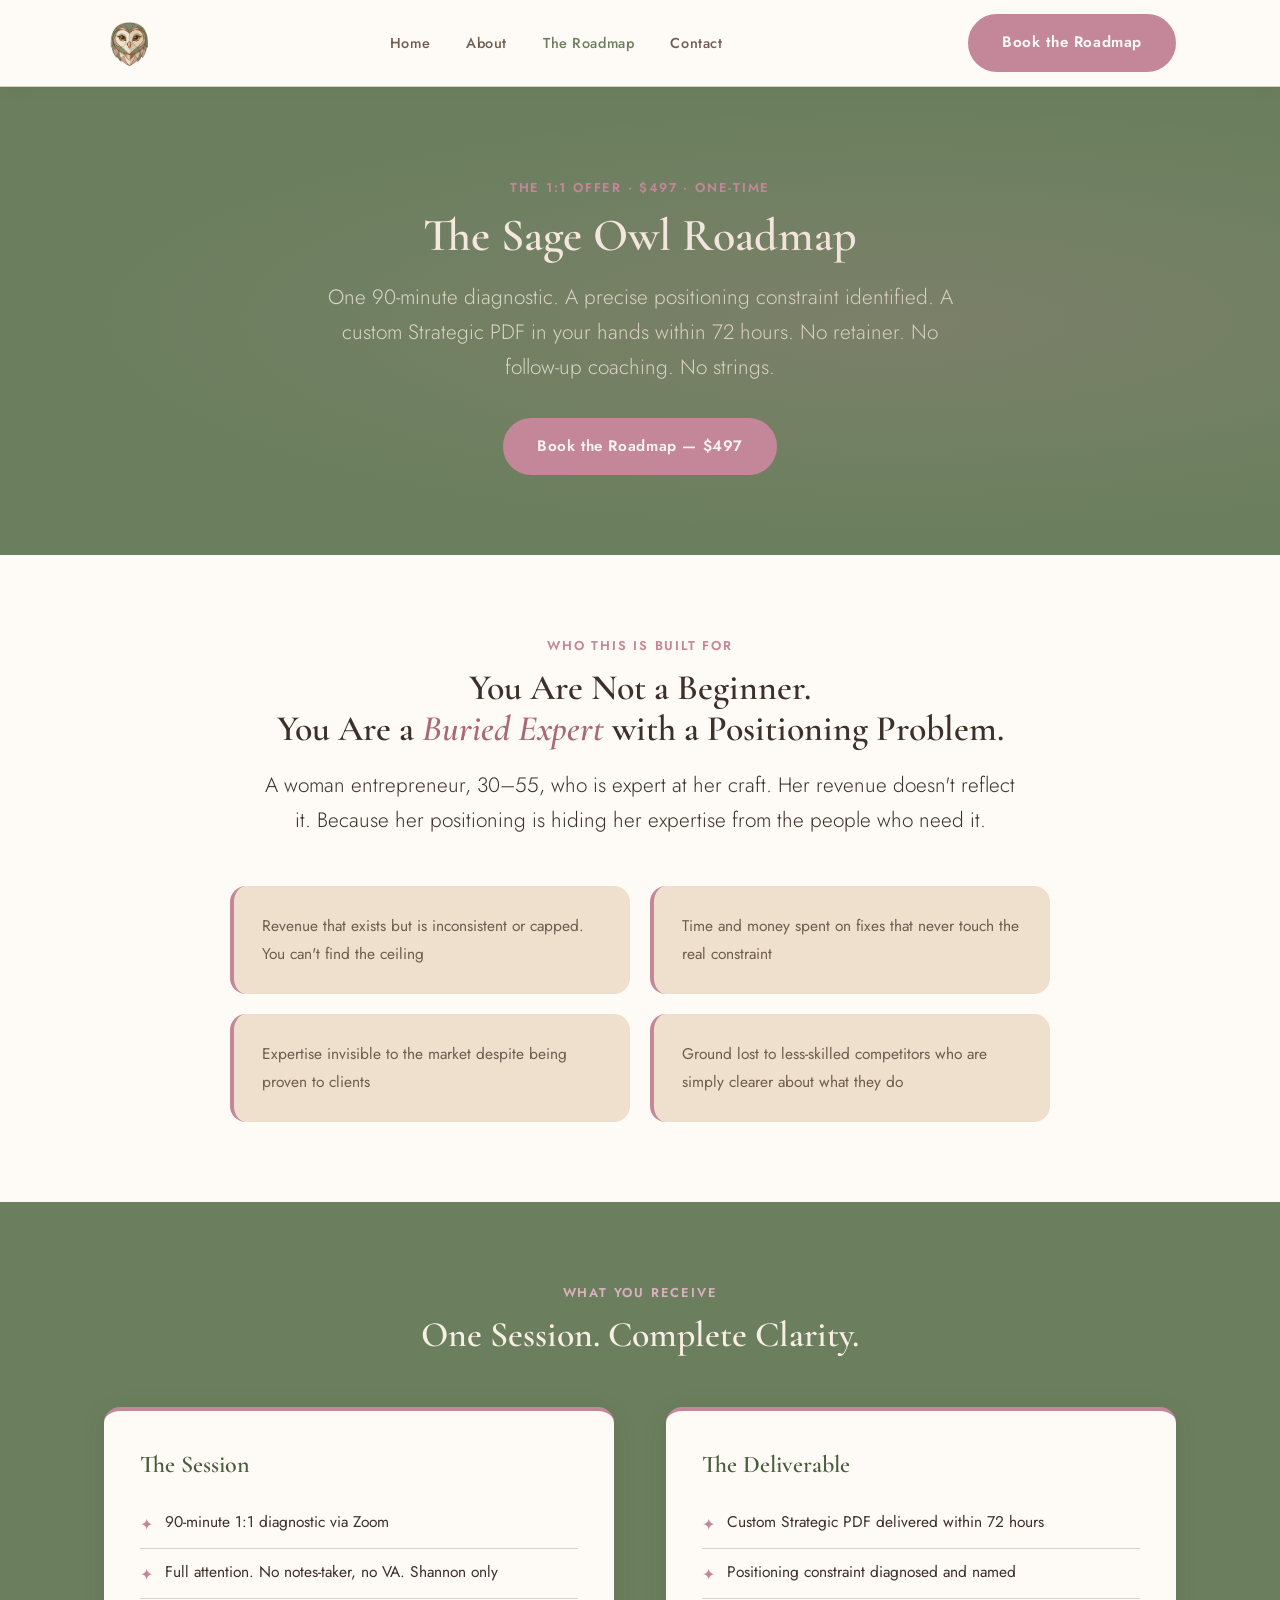
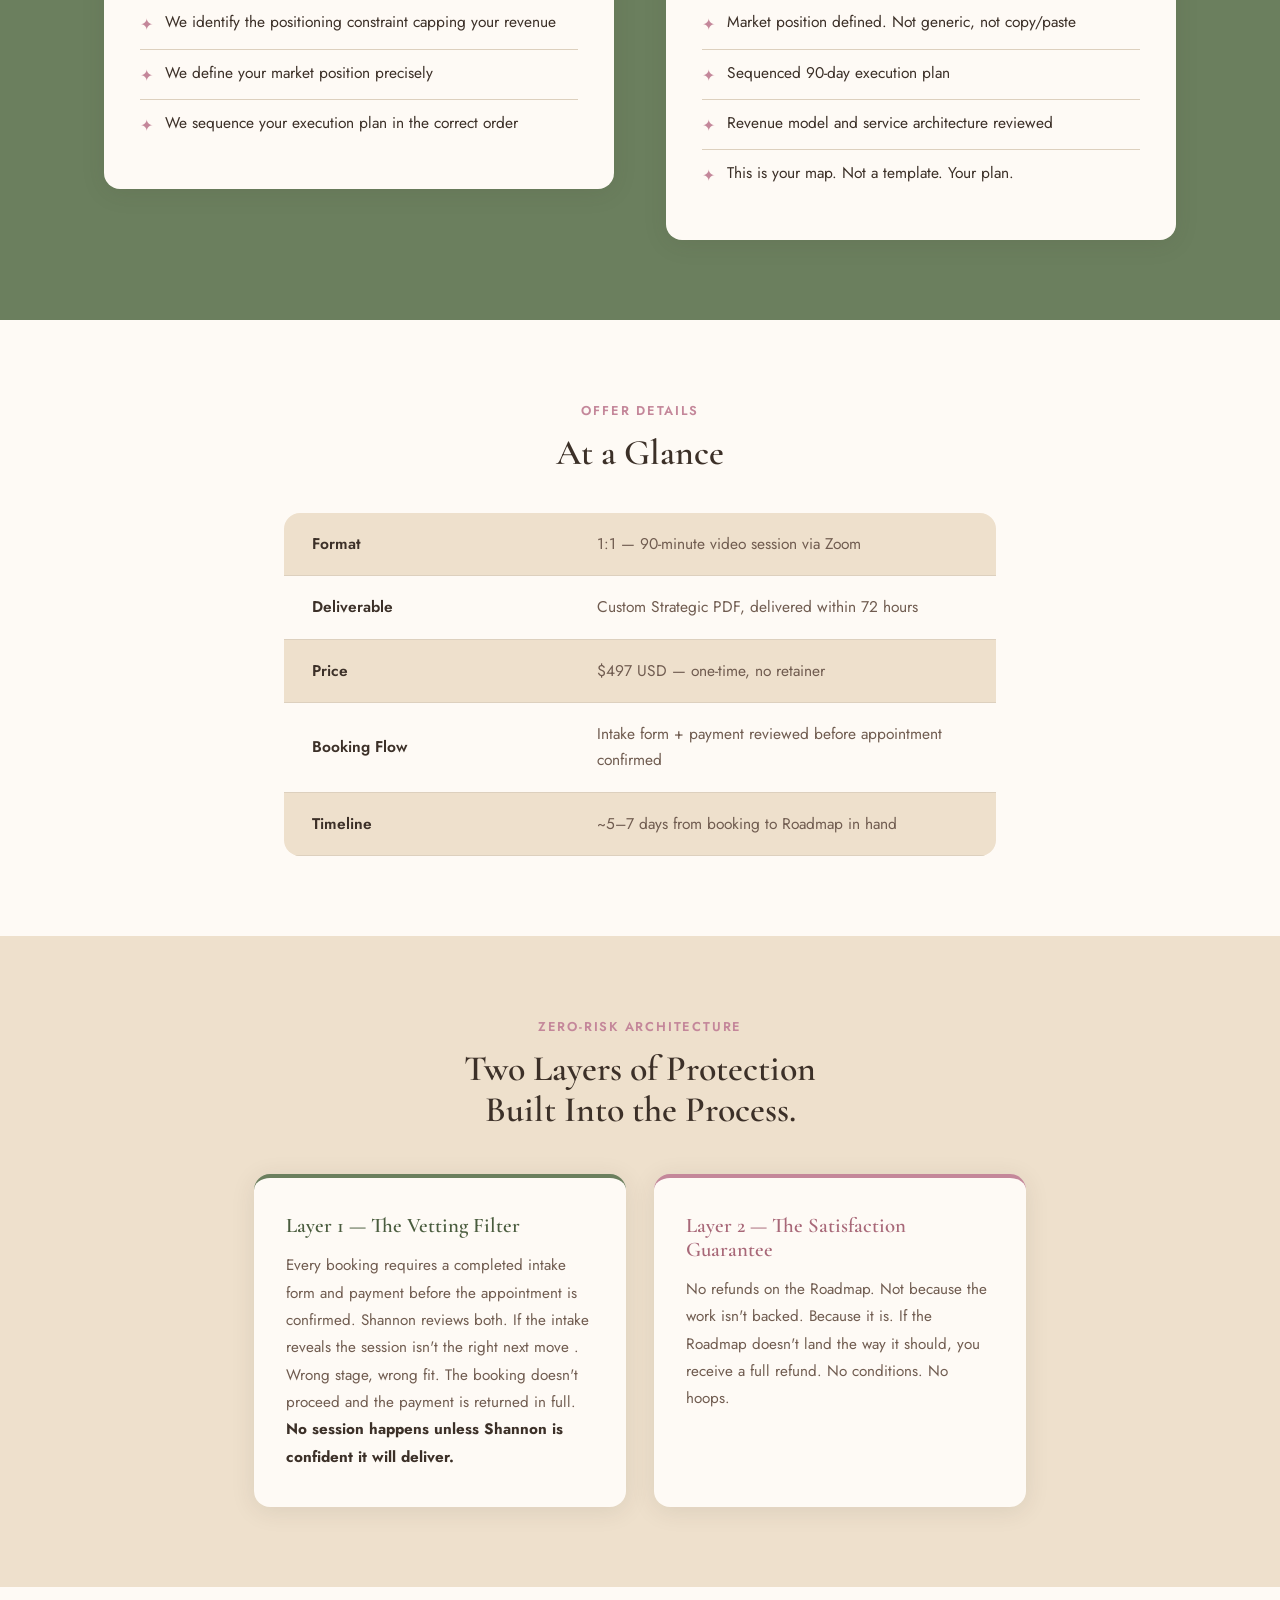
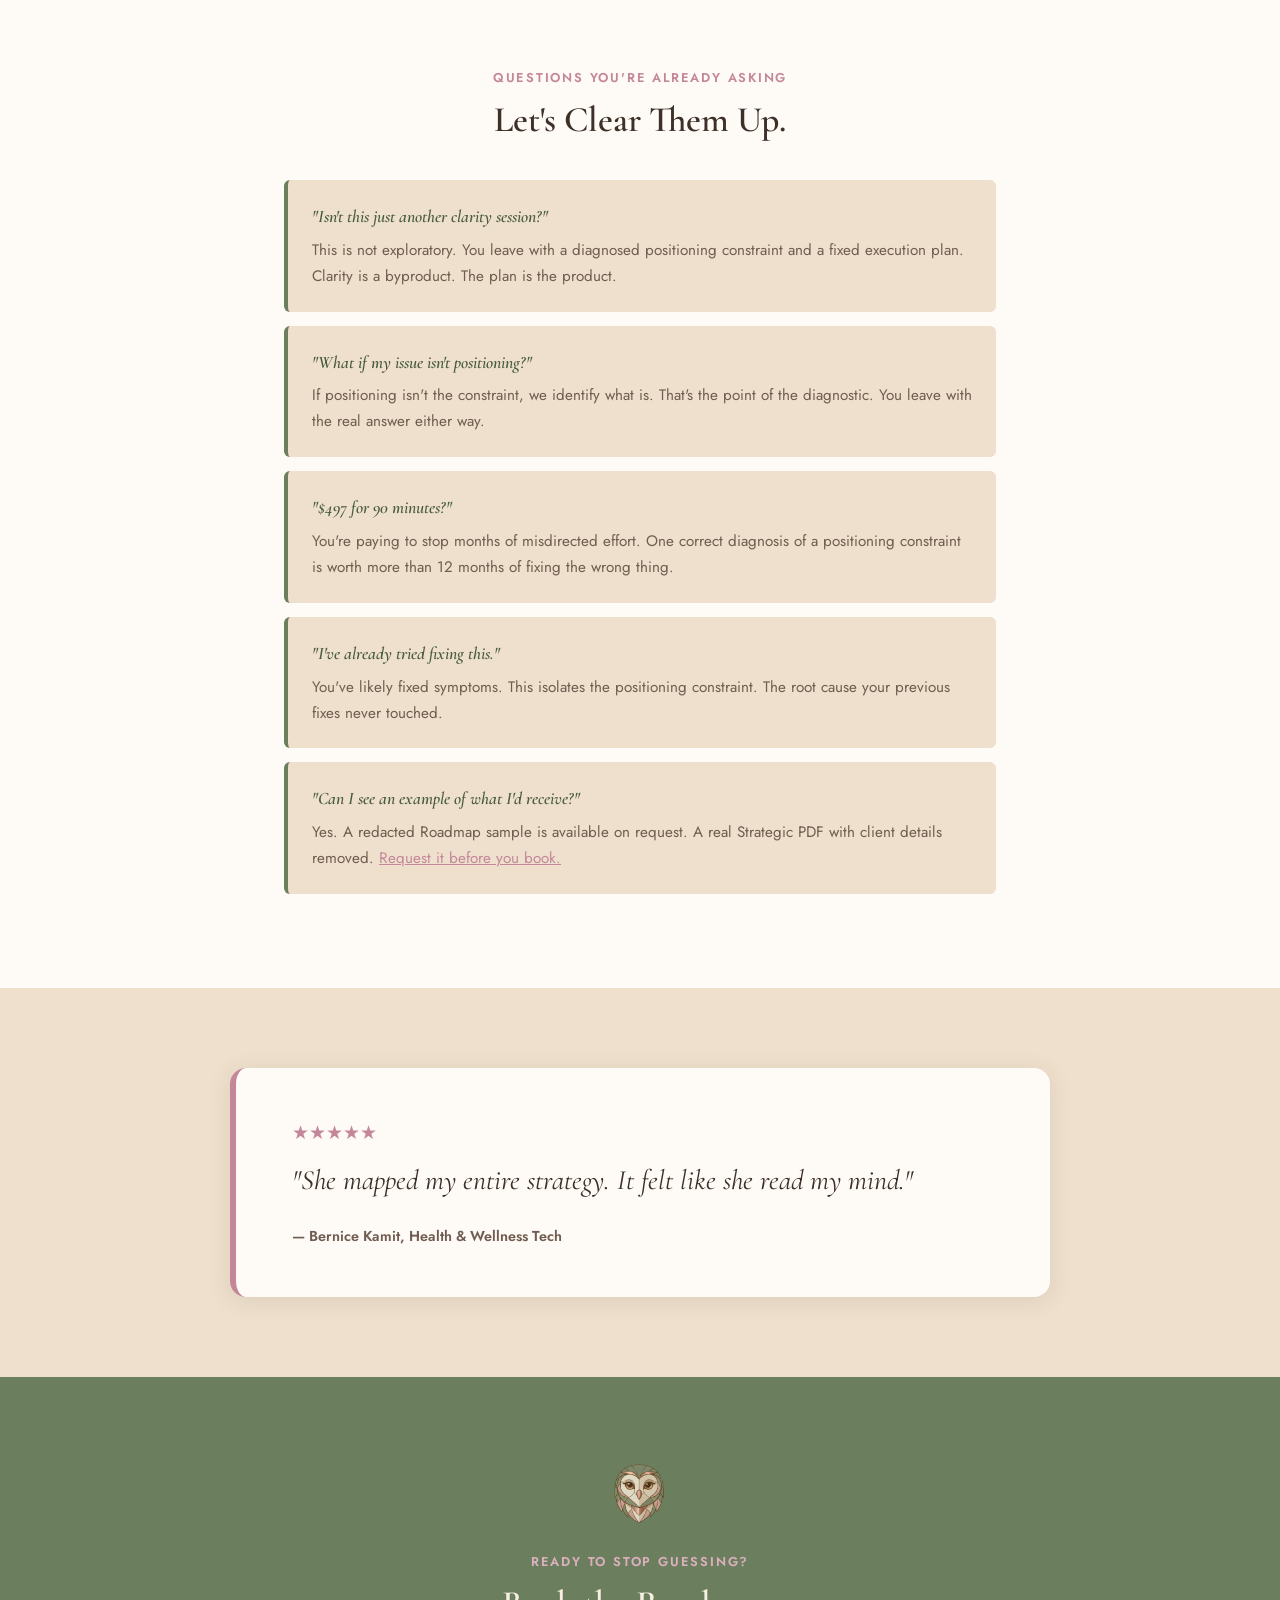
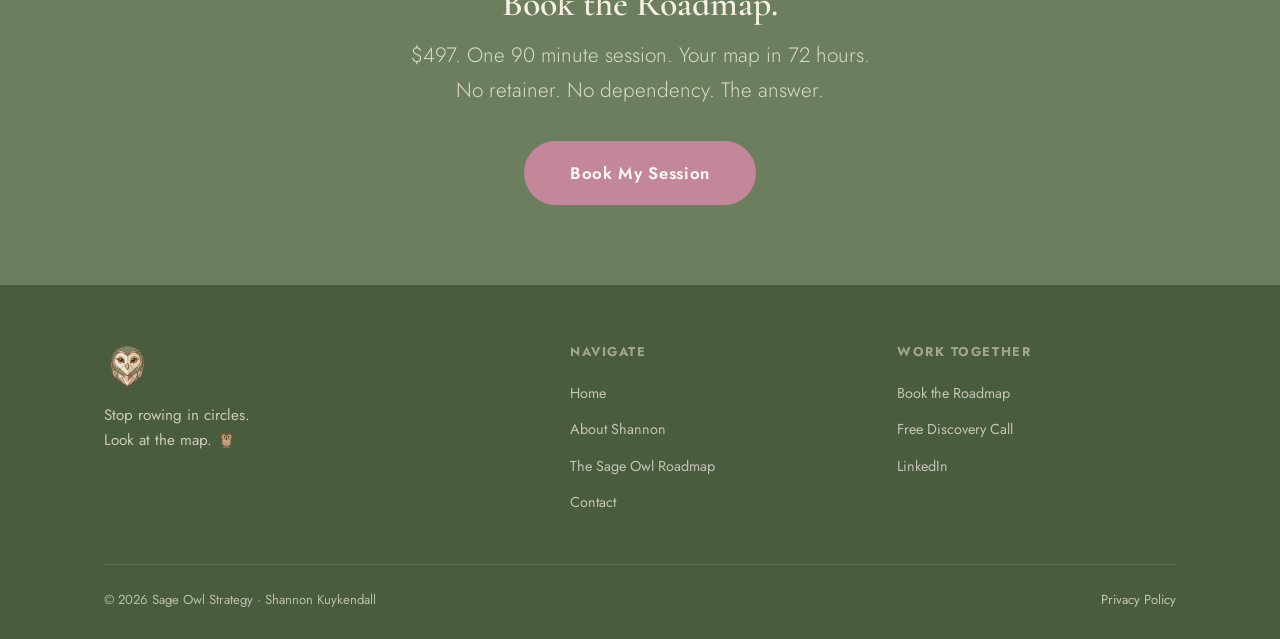
<file: roadmap.html>
<!DOCTYPE html>
<html lang="en">
<head>
  <meta charset="UTF-8" />
  <meta name="viewport" content="width=device-width, initial-scale=1.0" />

  <!-- SEO -->
  <title>The Sage Owl Roadmap | $497 Strategic Diagnostic | Sage Owl Strategy</title>
  <!-- Google Analytics 4 -->
  <script async src="https://www.googletagmanager.com/gtag/js?id=G-QJ9VFE82Z1"></script>
  <script>window.dataLayer=window.dataLayer||[];function gtag(){dataLayer.push(arguments);}gtag("js",new Date());gtag("config","G-QJ9VFE82Z1");</script>
  <meta name="description" content="One 90-minute session. A custom Strategic PDF in 72 hours. I identify the positioning constraint capping your revenue and hand you a precise, sequenced plan to fix it. $497. No retainer." />
  <link rel="canonical" href="https://sageowlstrategy.com/roadmap.html" />

  <!-- Open Graph -->
  <meta property="og:type" content="website" />
  <meta property="og:url" content="https://sageowlstrategy.com/roadmap.html" />
  <meta property="og:title" content="The Sage Owl Roadmap | $1,500 Strategic Diagnostic" />
  <meta property="og:description" content="90 minutes. A precise diagnosis. A sequenced plan. No retainer. $1,500 one-time." />
  <meta property="og:image" content="https://sageowlstrategy.com/images/shannon-banner.png" />

  <link rel="icon" type="image/png" href="/images/favicon.png" />
  <link rel="shortcut icon" href="/images/favicon.png" />
  <link rel="apple-touch-icon" href="/images/favicon.png" />
  <link rel="stylesheet" href="styles.css" />

  
  


  <!-- Metricool -->

</head>

<body>

  <!-- NAV -->
  <nav class="nav">
    <div class="nav__inner">
      <a class="nav__logo" href="index.html">
        <img src="/images/logo.png" alt="Sage Owl Strategy" />
      </a>
      <button class="nav__hamburger" id="hamburger" aria-label="Toggle menu">
        <span></span><span></span><span></span>
      </button>
      <ul class="nav__links" id="navLinks">
        <li><a href="index.html">Home</a></li>
        <li><a href="about.html">About</a></li>
        <li><a href="roadmap.html" class="active">The Roadmap</a></li>
        <li><a href="contact.html">Contact</a></li>
      </ul>
      <a href="https://cal.com/inthefeed/sage-owl-roadmap" target="_blank" rel="noopener" class="btn btn--rose nav__cta">Book the Roadmap</a>
    </div>
  </nav>

  <!-- PAGE HERO -->
  <section class="page-hero">
    <span class="eyebrow">The 1:1 Offer · $497 · One-Time</span>
    <h1>The Sage Owl Roadmap</h1>
    <p class="lead">One 90-minute diagnostic. A precise positioning constraint identified. A custom Strategic PDF in your hands within 72 hours. No retainer. No follow-up coaching. No strings.</p>
    <a href="https://cal.com/inthefeed/sage-owl-roadmap" target="_blank" rel="noopener" class="btn btn--rose">Book the Roadmap — $497</a>
  </section>

  <!-- WHO IT'S FOR -->
  <section class="section section--white">
    <div class="container">
      <div style="text-align:center;max-width:760px;margin:0 auto;">
        <span class="eyebrow">Who this is built for</span>
        <h2>You Are Not a Beginner.<br>You Are a <em style="color:var(--rose-dark);">Buried Expert</em> with a Positioning Problem.</h2>
        <p class="lead" style="margin-top:18px;">A woman entrepreneur, 30–55, who is expert at her craft. Her revenue doesn't reflect it. Because her positioning is hiding her expertise from the people who need it.</p>
      </div>
      <div style="display:grid;grid-template-columns:repeat(2,1fr);gap:20px;margin-top:48px;max-width:820px;margin-left:auto;margin-right:auto;">
        <div style="padding:26px 28px;background:var(--cream-mid);border-radius:var(--radius-lg);border-left:4px solid var(--rose);">
          <p style="font-size:.97rem;color:var(--text-muted);">Revenue that exists but is inconsistent or capped. You can't find the ceiling</p>
        </div>
        <div style="padding:26px 28px;background:var(--cream-mid);border-radius:var(--radius-lg);border-left:4px solid var(--rose);">
          <p style="font-size:.97rem;color:var(--text-muted);">Time and money spent on fixes that never touch the real constraint</p>
        </div>
        <div style="padding:26px 28px;background:var(--cream-mid);border-radius:var(--radius-lg);border-left:4px solid var(--rose);">
          <p style="font-size:.97rem;color:var(--text-muted);">Expertise invisible to the market despite being proven to clients</p>
        </div>
        <div style="padding:26px 28px;background:var(--cream-mid);border-radius:var(--radius-lg);border-left:4px solid var(--rose);">
          <p style="font-size:.97rem;color:var(--text-muted);">Ground lost to less-skilled competitors who are simply clearer about what they do</p>
        </div>
      </div>
    </div>
  </section>

  <!-- WHAT YOU GET -->
  <section class="section section--sage">
    <div class="container">
      <div style="text-align:center;margin-bottom:8px;">
        <span class="eyebrow">What you receive</span>
        <h2 style="color:var(--cream);">One Session. Complete Clarity.</h2>
      </div>
      <div class="offer-details">
        <div class="offer-box" style="color:var(--text);">
          <h4>The Session</h4>
          <ul>
            <li>90-minute 1:1 diagnostic via Zoom</li>
            <li>Full attention. No notes-taker, no VA. Shannon only</li>
            <li>We identify the positioning constraint capping your revenue</li>
            <li>We define your market position precisely</li>
            <li>We sequence your execution plan in the correct order</li>
          </ul>
        </div>
        <div class="offer-box" style="color:var(--text);">
          <h4>The Deliverable</h4>
          <ul>
            <li>Custom Strategic PDF delivered within 72 hours</li>
            <li>Positioning constraint diagnosed and named</li>
            <li>Market position defined. Not generic, not copy/paste</li>
            <li>Sequenced 90-day execution plan</li>
            <li>Revenue model and service architecture reviewed</li>
            <li>This is your map. Not a template. Your plan.</li>
          </ul>
        </div>
      </div>
    </div>
  </section>

  <!-- AT A GLANCE -->
  <section class="section section--white">
    <div class="container" style="max-width:760px;">
      <div style="text-align:center;margin-bottom:40px;">
        <span class="eyebrow">Offer details</span>
        <h2>At a Glance</h2>
      </div>
      <div style="background:var(--cream-mid);border-radius:var(--radius-lg);overflow:hidden;">
        <table style="width:100%;border-collapse:collapse;font-family:var(--font-body);font-size:.97rem;">
          <tbody>
            <tr style="border-bottom:1px solid var(--border);">
              <td style="padding:18px 28px;font-weight:600;color:var(--text);width:40%;">Format</td>
              <td style="padding:18px 28px;color:var(--text-muted);">1:1 — 90-minute video session via Zoom</td>
            </tr>
            <tr style="border-bottom:1px solid var(--border);background:var(--white);">
              <td style="padding:18px 28px;font-weight:600;color:var(--text);">Deliverable</td>
              <td style="padding:18px 28px;color:var(--text-muted);">Custom Strategic PDF, delivered within 72 hours</td>
            </tr>
            <tr style="border-bottom:1px solid var(--border);">
              <td style="padding:18px 28px;font-weight:600;color:var(--text);">Price</td>
              <td style="padding:18px 28px;color:var(--text-muted);">$497 USD — one-time, no retainer</td>
            </tr>
            <tr style="border-bottom:1px solid var(--border);background:var(--white);">
              <td style="padding:18px 28px;font-weight:600;color:var(--text);">Booking Flow</td>
              <td style="padding:18px 28px;color:var(--text-muted);">Intake form + payment reviewed before appointment confirmed</td>
            </tr>
            <tr style="border-bottom:1px solid var(--border);">
              <td style="padding:18px 28px;font-weight:600;color:var(--text);">Timeline</td>
              <td style="padding:18px 28px;color:var(--text-muted);">~5–7 days from booking to Roadmap in hand</td>
            </tr>
          </tbody>
        </table>
      </div>
    </div>
  </section>

  <!-- ANTI-RISK -->
  <section class="section section--cream-dark">
    <div class="container" style="max-width:820px;text-align:center;">
      <span class="eyebrow">Zero-Risk Architecture</span>
      <h2>Two Layers of Protection<br>Built Into the Process.</h2>
      <div style="display:grid;grid-template-columns:1fr 1fr;gap:28px;margin-top:44px;text-align:left;">
        <div style="padding:36px 32px;background:var(--white);border-radius:var(--radius-lg);box-shadow:var(--shadow);border-top:4px solid var(--sage);">
          <h4 style="font-family:var(--font-display);font-size:1.3rem;color:var(--sage-dark);margin-bottom:14px;">Layer 1 — The Vetting Filter</h4>
          <p style="font-size:.95rem;color:var(--text-muted);">Every booking requires a completed intake form and payment before the appointment is confirmed. Shannon reviews both. If the intake reveals the session isn't the right next move . Wrong stage, wrong fit. The booking doesn't proceed and the payment is returned in full. <strong style="color:var(--text);">No session happens unless Shannon is confident it will deliver.</strong></p>
        </div>
        <div style="padding:36px 32px;background:var(--white);border-radius:var(--radius-lg);box-shadow:var(--shadow);border-top:4px solid var(--rose);">
          <h4 style="font-family:var(--font-display);font-size:1.3rem;color:var(--rose-dark);margin-bottom:14px;">Layer 2 — The Satisfaction Guarantee</h4>
          <p style="font-size:.95rem;color:var(--text-muted);">No refunds on the Roadmap. Not because the work isn't backed. Because it is. If the Roadmap doesn't land the way it should, you receive a full refund. No conditions. No hoops.</p>
        </div>
      </div>
    </div>
  </section>

  <!-- OBJECTIONS -->
  <section class="section section--white">
    <div class="container" style="max-width:760px;">
      <div style="text-align:center;margin-bottom:40px;">
        <span class="eyebrow">Questions you're already asking</span>
        <h2>Let's Clear Them Up.</h2>
      </div>
      <div class="objection-list">
        <div class="objection-item">
          <div class="q">"Isn't this just another clarity session?"</div>
          <div class="a">This is not exploratory. You leave with a diagnosed positioning constraint and a fixed execution plan. Clarity is a byproduct. The plan is the product.</div>
        </div>
        <div class="objection-item">
          <div class="q">"What if my issue isn't positioning?"</div>
          <div class="a">If positioning isn't the constraint, we identify what is. That's the point of the diagnostic. You leave with the real answer either way.</div>
        </div>
        <div class="objection-item">
          <div class="q">"$497 for 90 minutes?"</div>
          <div class="a">You're paying to stop months of misdirected effort. One correct diagnosis of a positioning constraint is worth more than 12 months of fixing the wrong thing.</div>
        </div>
        <div class="objection-item">
          <div class="q">"I've already tried fixing this."</div>
          <div class="a">You've likely fixed symptoms. This isolates the positioning constraint. The root cause your previous fixes never touched.</div>
        </div>
        <div class="objection-item">
          <div class="q">"Can I see an example of what I'd receive?"</div>
          <div class="a">Yes. A redacted Roadmap sample is available on request. A real Strategic PDF with client details removed. <a href="contact.html" style="color:var(--rose);text-decoration:underline;">Request it before you book.</a></div>
        </div>
      </div>
    </div>
  </section>

  <!-- TESTIMONIAL -->
  <section class="section section--cream-dark">
    <div class="container">
      <div class="testimonial-block">
        <div class="stars">★★★★★</div>
        <blockquote>"She mapped my entire strategy. It felt like she read my mind."</blockquote>
        <cite>— Bernice Kamit, Health &amp; Wellness Tech</cite>
      </div>
    </div>
  </section>

  <!-- FINAL CTA -->
  <section class="section section--sage" style="text-align:center;">
    <div class="container" style="max-width:640px;">
      <img src="/images/logo.png" alt="Sage Owl" style="width:70px;margin:0 auto 24px;opacity:.9;" />
      <span class="eyebrow">Ready to stop guessing?</span>
      <h2 style="color:var(--cream);">Book the Roadmap.</h2>
      <p class="lead" style="color:rgba(247,239,227,.8);margin-top:14px;">$497. One 90 minute session. Your map in 72 hours.<br>No retainer. No dependency. The answer.</p>
      <div style="display:flex;gap:16px;justify-content:center;flex-wrap:wrap;margin-top:32px;">
        <a href="https://cal.com/inthefeed/sage-owl-roadmap" target="_blank" rel="noopener" class="btn btn--rose" style="font-size:1.05rem;padding:16px 44px;">Book My Session</a>
      </div>
    </div>
  </section>

  <!-- FOOTER -->
  <footer class="footer">
    <div class="footer__inner">
      <div class="footer__top">
        <div>
          <div class="footer__logo"><img src="/images/logo.png" alt="Sage Owl Strategy" /></div>
          <p class="footer__tagline">Stop rowing in circles.<br>Look at the map. 🦉</p>
        </div>
        <div>
          <h5>Navigate</h5>
          <ul class="footer__links">
            <li><a href="index.html">Home</a></li>
            <li><a href="about.html">About Shannon</a></li>
            <li><a href="roadmap.html">The Sage Owl Roadmap</a></li>
            <li><a href="contact.html">Contact</a></li>
          </ul>
        </div>
        <div>
          <h5>Work Together</h5>
          <ul class="footer__links">
            <li><a href="https://cal.com/inthefeed/sage-owl-roadmap" target="_blank" rel="noopener">Book the Roadmap</a></li>
            <li><a href="https://cal.com/inthefeed/sos" target="_blank" rel="noopener">Free Discovery Call</a></li>
            <li><a href="https://www.linkedin.com/in/shannontkuykendall" target="_blank" rel="noopener">LinkedIn</a></li>
          </ul>
        </div>
      </div>
      <div class="footer__bottom">
        <span>© 2026 Sage Owl Strategy · Shannon Kuykendall</span>
        <span><a href="#">Privacy Policy</a></span>
      </div>
    </div>
  </footer>

  <script>
    document.getElementById('hamburger').addEventListener('click', function() {
      document.getElementById('navLinks').classList.toggle('open');
    });
  </script>
</body>
</html>
</file>
<file: styles.css>
/* ================================================
   SAGE OWL STRATEGY — SHARED STYLESHEET
   Brand: Cream + Sage Green + Rose
   ================================================ */

@import url('https://fonts.googleapis.com/css2?family=Cormorant+Garamond:ital,wght@0,300;0,400;0,500;0,600;0,700;1,400;1,600&family=Jost:wght@300;400;500;600&family=Dancing+Script:wght@600;700&display=swap');

/* ---- CSS Variables ---- */
:root {
  --cream:       #F7EFE3;
  --cream-mid:   #EEE0CC;
  --cream-dark:  #E2D0B8;
  --sage:        #6B7F5E;
  --sage-dark:   #4A5C3E;
  --sage-light:  #8FA882;
  --rose:        #C4879A;
  --rose-dark:   #A86878;
  --rose-light:  #DDB0BF;
  --text:        #3C3028;
  --text-muted:  #705C50;
  --white:       #FEFAF5;
  --border:      #DDD0BE;

  --font-display: 'Cormorant Garamond', Georgia, serif;
  --font-script:  'Dancing Script', cursive;
  --font-body:    'Jost', sans-serif;

  --radius:   6px;
  --radius-lg: 16px;
  --shadow:   0 4px 24px rgba(60,48,40,.10);
  --shadow-lg: 0 8px 48px rgba(60,48,40,.14);
  --transition: .25s ease;
  --max-w: 1120px;
}

/* ---- Reset ---- */
*, *::before, *::after { box-sizing: border-box; margin: 0; padding: 0; }
html { scroll-behavior: smooth; font-size: 16px; overflow-x: hidden; }
body {
  background: var(--cream);
  color: var(--text);
  font-family: var(--font-body);
  font-weight: 400;
  line-height: 1.7;
  -webkit-font-smoothing: antialiased;
  margin: 0;
  padding: 0;
  overflow-x: hidden;
}
footer.footer { margin-bottom: 0; display: block; }
img { display: block; max-width: 100%; height: auto; }
a { color: inherit; text-decoration: none; }
ul { list-style: none; }
button, .btn { cursor: pointer; font-family: var(--font-body); }

/* ---- Utility ---- */
.container { max-width: var(--max-w); margin: 0 auto; padding: 0 24px; }
.section { padding: 80px 0; }
.section--sage { background: var(--sage); color: var(--cream); }
.section--cream-dark { background: var(--cream-mid); }
.section--white { background: var(--white); }

/* ---- Typography ---- */
h1, h2, h3, h4 { font-family: var(--font-display); font-weight: 600; line-height: 1.15; }
h1 { font-size: clamp(2rem, 3.6vw, 3.4rem); }
h2 { font-size: clamp(1.7rem, 2.8vw, 2.6rem); }
h3 { font-size: clamp(1.4rem, 2.5vw, 2rem); }
h4 { font-size: 1.25rem; }
p { font-size: 1.0625rem; line-height: 1.8; }
.lead { font-size: clamp(1.1rem, 1.8vw, 1.3rem); font-weight: 300; line-height: 1.7; }
.script { font-family: var(--font-script); font-weight: 600; }
.eyebrow {
  font-family: var(--font-body);
  font-size: .8rem;
  font-weight: 600;
  letter-spacing: .14em;
  text-transform: uppercase;
  color: var(--rose);
  display: block;
  margin-bottom: 10px;
}
.section--sage .eyebrow { color: var(--rose-light); }

/* ---- Buttons ---- */
.btn {
  display: inline-block;
  padding: 14px 32px;
  border-radius: 40px;
  font-size: .95rem;
  font-weight: 600;
  letter-spacing: .04em;
  transition: all var(--transition);
  border: 2px solid transparent;
}
.btn--rose {
  background: var(--rose);
  color: var(--white);
  border-color: var(--rose);
}
.btn--rose:hover { background: var(--rose-dark); border-color: var(--rose-dark); transform: translateY(-2px); box-shadow: var(--shadow); }
.btn--sage {
  background: var(--sage);
  color: var(--cream);
  border-color: var(--sage);
}
.btn--sage:hover { background: var(--sage-dark); border-color: var(--sage-dark); transform: translateY(-2px); box-shadow: var(--shadow); }
.btn--outline-cream {
  background: transparent;
  color: var(--cream);
  border-color: var(--cream);
}
.btn--outline-cream:hover { background: var(--cream); color: var(--sage); transform: translateY(-2px); }
.btn--outline-sage {
  background: transparent;
  color: var(--sage);
  border-color: var(--sage);
}
.btn--outline-sage:hover { background: var(--sage); color: var(--cream); transform: translateY(-2px); }

/* ---- NAV ---- */
.nav {
  position: sticky;
  top: 0;
  z-index: 100;
  background: var(--white);
  border-bottom: 1px solid var(--border);
  box-shadow: 0 2px 16px rgba(60,48,40,.07);
}
.nav__inner {
  display: flex;
  align-items: center;
  justify-content: space-between;
  padding: 14px 24px;
  max-width: var(--max-w);
  margin: 0 auto;
}
.nav__logo img { height: 52px; width: auto; }
.nav__links {
  display: flex;
  align-items: center;
  gap: 36px;
}
.nav__links a {
  font-size: .9rem;
  font-weight: 500;
  letter-spacing: .04em;
  color: var(--text-muted);
  transition: color var(--transition);
  position: relative;
}
.nav__links a::after {
  content: '';
  position: absolute;
  bottom: -3px; left: 0;
  width: 0; height: 2px;
  background: var(--rose);
  transition: width var(--transition);
}
.nav__links a:hover { color: var(--sage); }
.nav__links a:hover::after { width: 100%; }
.nav__links a.active { color: var(--sage); }
.nav__cta { margin-left: 12px; }

/* Mobile nav */
.nav__hamburger {
  display: none;
  flex-direction: column;
  gap: 5px;
  cursor: pointer;
  padding: 6px;
  background: none;
  border: none;
}
.nav__hamburger span {
  display: block;
  width: 24px; height: 2px;
  background: var(--text);
  transition: all var(--transition);
}

/* ---- HERO ---- */
.hero {
  background: var(--sage);
  color: var(--cream);
  overflow: hidden;
  position: relative;
}
.hero::before {
  content: '';
  position: absolute;
  top: -60px; right: -60px;
  width: 420px; height: 420px;
  background: rgba(255,255,255,.04);
  border-radius: 50%;
  pointer-events: none;
}
.hero__inner {
  display: grid;
  grid-template-columns: 1fr 1fr;
  align-items: center;
  gap: 60px;
  padding: 90px 24px 80px;
  max-width: var(--max-w);
  margin: 0 auto;
}
.hero__text h1 { color: var(--cream); margin-bottom: 20px; }
.hero__text h1 em { font-style: italic; color: var(--rose-light); }
.hero__text .lead { color: rgba(247,239,227,.82); margin-bottom: 32px; }
.hero__btns { display: flex; gap: 14px; flex-wrap: wrap; }
.hero__image { position: relative; display: flex; justify-content: center; }
.hero__photo-wrap {
  position: relative;
  width: 380px; height: 380px;
  border-radius: 50%;
  overflow: hidden;
  border: 4px solid rgba(196,135,154,.5);
  box-shadow: var(--shadow-lg);
  flex-shrink: 0;
}
.hero__photo-wrap img { width: 100%; height: 100%; object-fit: cover; object-position: top center; }
.hero__photo-ring {
  position: absolute;
  inset: -12px;
  border-radius: 50%;
  border: 2px dashed rgba(196,135,154,.35);
  pointer-events: none;
}

/* ---- PAIN CARDS ---- */
.pain-cards {
  display: grid;
  grid-template-columns: repeat(3, 1fr);
  gap: 28px;
  margin-top: 52px;
}
.pain-card {
  background: var(--white);
  border: 1px solid var(--border);
  border-top: 4px solid var(--rose);
  border-radius: var(--radius-lg);
  padding: 36px 28px;
  box-shadow: var(--shadow);
  transition: transform var(--transition), box-shadow var(--transition);
}
.pain-card:hover { transform: translateY(-4px); box-shadow: var(--shadow-lg); }
.pain-card h4 { font-family: var(--font-display); color: var(--rose-dark); margin-bottom: 10px; font-size: 1.3rem; }
.pain-card p { font-size: .97rem; color: var(--text-muted); }

/* ---- FEATURE GRID (what you get) ---- */
.feature-grid {
  display: grid;
  grid-template-columns: repeat(auto-fit, minmax(260px, 1fr));
  gap: 28px;
  margin-top: 48px;
}
.feature-item {
  padding: 32px 28px;
  border-radius: var(--radius-lg);
  background: rgba(255,255,255,.1);
  border: 1px solid rgba(255,255,255,.15);
  transition: background var(--transition);
}
.feature-item:hover { background: rgba(255,255,255,.16); }
.feature-item h4 { color: var(--cream); margin-bottom: 8px; }
.feature-item p { color: rgba(247,239,227,.78); font-size: .95rem; }

/* ---- TESTIMONIAL ---- */
.testimonial-block {
  background: var(--white);
  border-radius: var(--radius-lg);
  padding: 48px 56px;
  box-shadow: var(--shadow);
  border-left: 6px solid var(--rose);
  max-width: 820px;
  margin: 0 auto;
}
.testimonial-block blockquote {
  font-family: var(--font-display);
  font-size: clamp(1.3rem, 2.5vw, 1.75rem);
  font-style: italic;
  line-height: 1.55;
  color: var(--text);
  margin-bottom: 20px;
}
.testimonial-block .stars { color: var(--rose); font-size: 1.2rem; margin-bottom: 10px; }
.testimonial-block cite { font-size: .9rem; font-weight: 600; color: var(--text-muted); font-style: normal; }

/* ---- TWO-PATH SECTION ---- */
.two-path {
  display: grid;
  grid-template-columns: 1fr 1fr;
  gap: 28px;
  margin-top: 52px;
}
.path-card {
  border-radius: var(--radius-lg);
  padding: 44px 40px;
  position: relative;
  overflow: hidden;
}
.path-card--entry {
  background: var(--white);
  border: 2px solid var(--border);
  box-shadow: var(--shadow);
}
.path-card--primary {
  background: var(--sage);
  color: var(--cream);
}
.path-card__tag {
  display: inline-block;
  font-size: .75rem;
  font-weight: 700;
  letter-spacing: .12em;
  text-transform: uppercase;
  padding: 5px 14px;
  border-radius: 20px;
  margin-bottom: 18px;
}
.path-card--entry .path-card__tag { background: var(--cream-mid); color: var(--sage-dark); }
.path-card--primary .path-card__tag { background: rgba(255,255,255,.2); color: var(--cream); }
.path-card h3 { margin-bottom: 10px; }
.path-card--entry h3 { color: var(--sage-dark); }
.path-card--primary h3 { color: var(--cream); }
.path-card .price {
  font-family: var(--font-display);
  font-size: 2.2rem;
  font-weight: 700;
  margin: 14px 0;
}
.path-card--entry .price { color: var(--rose-dark); }
.path-card--primary .price { color: var(--rose-light); }
.path-card p { margin-bottom: 24px; font-size: .97rem; }
.path-card--entry p { color: var(--text-muted); }
.path-card--primary p { color: rgba(247,239,227,.84); }
.path-card ul { margin-bottom: 28px; }
.path-card ul li {
  padding: 7px 0;
  border-bottom: 1px solid rgba(0,0,0,.07);
  font-size: .95rem;
  display: flex;
  align-items: flex-start;
  gap: 10px;
}
.path-card--primary ul li { border-color: rgba(255,255,255,.12); color: rgba(247,239,227,.88); }
.path-card ul li::before {
  content: '🦉';
  font-size: .85rem;
  flex-shrink: 0;
  margin-top: 2px;
}

/* ---- ABOUT SECTIONS ---- */
.about-split {
  display: grid;
  grid-template-columns: 1fr 1fr;
  gap: 72px;
  align-items: center;
}
.about-split--reverse .about-split__text { order: 2; }
.about-split--reverse .about-split__image { order: 1; }
.about-split__image img {
  border-radius: var(--radius-lg);
  box-shadow: var(--shadow-lg);
  width: 100%;
  object-fit: cover;
}
.about-split__image--circle img {
  border-radius: 50%;
  width: 360px;
  height: 360px;
  object-fit: cover;
  object-position: top;
  border: 4px solid var(--rose-light);
  box-shadow: var(--shadow-lg);
}
.about-split__image--circle { display: flex; justify-content: center; }

/* ---- STATS / CREDENTIALS ---- */
.creds-grid {
  display: grid;
  grid-template-columns: repeat(3, 1fr);
  gap: 24px;
  margin-top: 48px;
}
.cred-item { text-align: center; padding: 36px 24px; }
.cred-item .num {
  font-family: var(--font-display);
  font-size: 3rem;
  font-weight: 700;
  color: var(--rose);
  display: block;
  line-height: 1;
  margin-bottom: 8px;
}
.cred-item p { font-size: .95rem; color: var(--text-muted); }

/* ---- OFFER DETAILS (Roadmap) ---- */
.offer-details {
  display: grid;
  grid-template-columns: 1fr 1fr;
  gap: 52px;
  align-items: start;
  margin-top: 52px;
}
.offer-box {
  background: var(--white);
  border-radius: var(--radius-lg);
  padding: 40px 36px;
  box-shadow: var(--shadow);
  border-top: 4px solid var(--rose);
}
.offer-box h4 { font-family: var(--font-display); font-size: 1.5rem; color: var(--sage-dark); margin-bottom: 20px; }
.offer-box ul li {
  padding: 10px 0;
  border-bottom: 1px solid var(--border);
  font-size: .97rem;
  display: flex;
  gap: 12px;
  align-items: flex-start;
}
.offer-box ul li:last-child { border-bottom: none; }
.offer-box ul li::before { content: '✦'; color: var(--rose); flex-shrink: 0; margin-top: 3px; }

.objection-list { margin-top: 32px; }
.objection-item {
  padding: 22px 24px;
  border-radius: var(--radius);
  background: var(--cream-mid);
  margin-bottom: 14px;
  border-left: 4px solid var(--sage);
}
.objection-item .q {
  font-family: var(--font-display);
  font-weight: 600;
  font-style: italic;
  font-size: 1.1rem;
  color: var(--sage-dark);
  margin-bottom: 6px;
}
.objection-item .a { font-size: .95rem; color: var(--text-muted); }

/* ---- CONTACT / BOOKING ---- */
.booking-wrap {
  display: grid;
  grid-template-columns: 1fr 1.6fr;
  gap: 60px;
  align-items: start;
}
.booking-info h2 { margin-bottom: 18px; }
.booking-info p { margin-bottom: 14px; color: var(--text-muted); }
.booking-embed {
  background: var(--white);
  border-radius: var(--radius-lg);
  padding: 40px;
  box-shadow: var(--shadow-lg);
  min-height: 400px;
  display: flex;
  flex-direction: column;
  align-items: center;
  justify-content: center;
  text-align: center;
  border: 2px solid var(--border);
}
.booking-embed p { color: var(--text-muted); margin-bottom: 24px; }

/* ---- PAGE HERO (interior pages) ---- */
.page-hero {
  background: var(--sage);
  color: var(--cream);
  padding: 90px 24px 80px;
  text-align: center;
  position: relative;
  overflow: hidden;
}
.page-hero::before {
  content: '';
  position: absolute;
  inset: 0;
  background: radial-gradient(ellipse at 70% 50%, rgba(196,135,154,.18) 0%, transparent 65%);
  pointer-events: none;
}
.page-hero h1 { color: var(--cream); max-width: 780px; margin: 0 auto 18px; }
.page-hero .lead { color: rgba(247,239,227,.82); max-width: 640px; margin: 0 auto 32px; }

/* ---- DIVIDER OWL ---- */
.owl-divider {
  display: flex;
  align-items: center;
  gap: 18px;
  margin: 48px auto;
  max-width: 480px;
  opacity: .55;
}
.owl-divider::before,
.owl-divider::after {
  content: '';
  flex: 1;
  height: 1px;
  background: var(--border);
}
.owl-divider span { font-size: 1.5rem; flex-shrink: 0; }

/* ---- BANNER / QUOTE STRIP ---- */
.quote-strip {
  background: var(--rose);
  color: var(--white);
  padding: 40px 24px;
  text-align: center;
}
.quote-strip p {
  font-family: var(--font-display);
  font-size: clamp(1.3rem, 3vw, 2rem);
  font-style: italic;
  font-weight: 600;
  max-width: 860px;
  margin: 0 auto;
  line-height: 1.5;
}

/* ---- FOOTER ---- */
.footer {
  background: var(--sage-dark);
  color: rgba(247,239,227,.75);
  padding: 56px 0 28px;
}
.footer__inner {
  max-width: var(--max-w);
  margin: 0 auto;
  padding: 0 24px;
}
.footer__top {
  display: grid;
  grid-template-columns: 1.5fr 1fr 1fr;
  gap: 48px;
  padding-bottom: 40px;
  border-bottom: 1px solid rgba(255,255,255,.12);
}
.footer__logo img { height: 48px; width: auto; margin-bottom: 14px; }
.footer__tagline { font-size: .95rem; line-height: 1.65; }
.footer h5 {
  font-family: var(--font-body);
  font-size: .8rem;
  font-weight: 700;
  letter-spacing: .12em;
  text-transform: uppercase;
  color: rgba(247,239,227,.5);
  margin-bottom: 16px;
}
.footer__links li { margin-bottom: 9px; }
.footer__links a {
  font-size: .9rem;
  color: rgba(247,239,227,.7);
  transition: color var(--transition);
}
.footer__links a:hover { color: var(--rose-light); }
.footer__bottom {
  padding-top: 24px;
  display: flex;
  justify-content: space-between;
  align-items: center;
  font-size: .82rem;
  color: rgba(247,239,227,.65);
  flex-wrap: wrap;
  gap: 8px;
}
.footer__bottom a { color: rgba(247,239,227,.7); }
.footer__bottom a:hover { color: var(--rose-light); }

/* ---- OPTIN BOX ---- */
.optin-section { background: var(--cream-mid); padding: 72px 0; }
.optin-box {
  background: var(--white);
  border-radius: var(--radius-lg);
  padding: 52px 56px;
  max-width: 680px;
  margin: 0 auto;
  text-align: center;
  box-shadow: var(--shadow-lg);
  border-top: 5px solid var(--rose);
}
.optin-box h3 { margin-bottom: 12px; }
.optin-box p { color: var(--text-muted); margin-bottom: 28px; }
.optin-form { display: flex; gap: 12px; max-width: 440px; margin: 0 auto; }
.optin-form input {
  flex: 1;
  padding: 13px 18px;
  border: 1.5px solid var(--border);
  border-radius: 40px;
  font-family: var(--font-body);
  font-size: .95rem;
  background: var(--cream);
  color: var(--text);
  outline: none;
  transition: border-color var(--transition);
}
.optin-form input:focus { border-color: var(--rose); }
.optin-form input::placeholder { color: var(--text-muted); }
.optin-note { font-size: .8rem; color: var(--text-muted); margin-top: 12px; }

/* ---- RESPONSIVE ---- */
@media (max-width: 900px) {
  .hero__inner { grid-template-columns: 1fr; text-align: center; gap: 40px; }
  .hero__btns { justify-content: center; }
  .hero__image { order: -1; }
  .hero__photo-wrap { width: 280px; height: 280px; }
  .pain-cards { grid-template-columns: 1fr; }
  .two-path { grid-template-columns: 1fr; }
  .about-split,
  .about-split--reverse { grid-template-columns: 1fr; gap: 36px; }
  .about-split--reverse .about-split__text,
  .about-split--reverse .about-split__image { order: unset; }
  .creds-grid { grid-template-columns: 1fr; }
  .offer-details { grid-template-columns: 1fr; }
  .booking-wrap { grid-template-columns: 1fr; }
  .footer__top { grid-template-columns: 1fr 1fr; }
  .optin-box { padding: 36px 28px; }
  .optin-form { flex-direction: column; }
  .testimonial-block { padding: 32px 28px; }
}

@media (max-width: 640px) {
  .section { padding: 56px 0; }
  .nav__links { display: none; }
  .nav__links.open {
    display: flex;
    flex-direction: column;
    position: absolute;
    top: 100%; left: 0; right: 0;
    background: var(--white);
    padding: 20px 24px;
    border-top: 1px solid var(--border);
    box-shadow: var(--shadow);
    gap: 18px;
  }
  .nav__hamburger { display: flex; }
  .nav__cta { display: none; }
  .footer__top { grid-template-columns: 1fr; }
  .feature-grid { grid-template-columns: 1fr; }
  .creds-grid { grid-template-columns: repeat(2, 1fr); }
  .page-hero { padding: 60px 20px 50px; }
}

/* ---- Animations ---- */
@keyframes fadeUp {
  from { opacity: 0; transform: translateY(24px); }
  to   { opacity: 1; transform: translateY(0); }
}
.fade-up { animation: fadeUp .7s ease both; }
.fade-up--delay-1 { animation-delay: .15s; }
.fade-up--delay-2 { animation-delay: .3s; }
.fade-up--delay-3 { animation-delay: .45s; }
</file>
